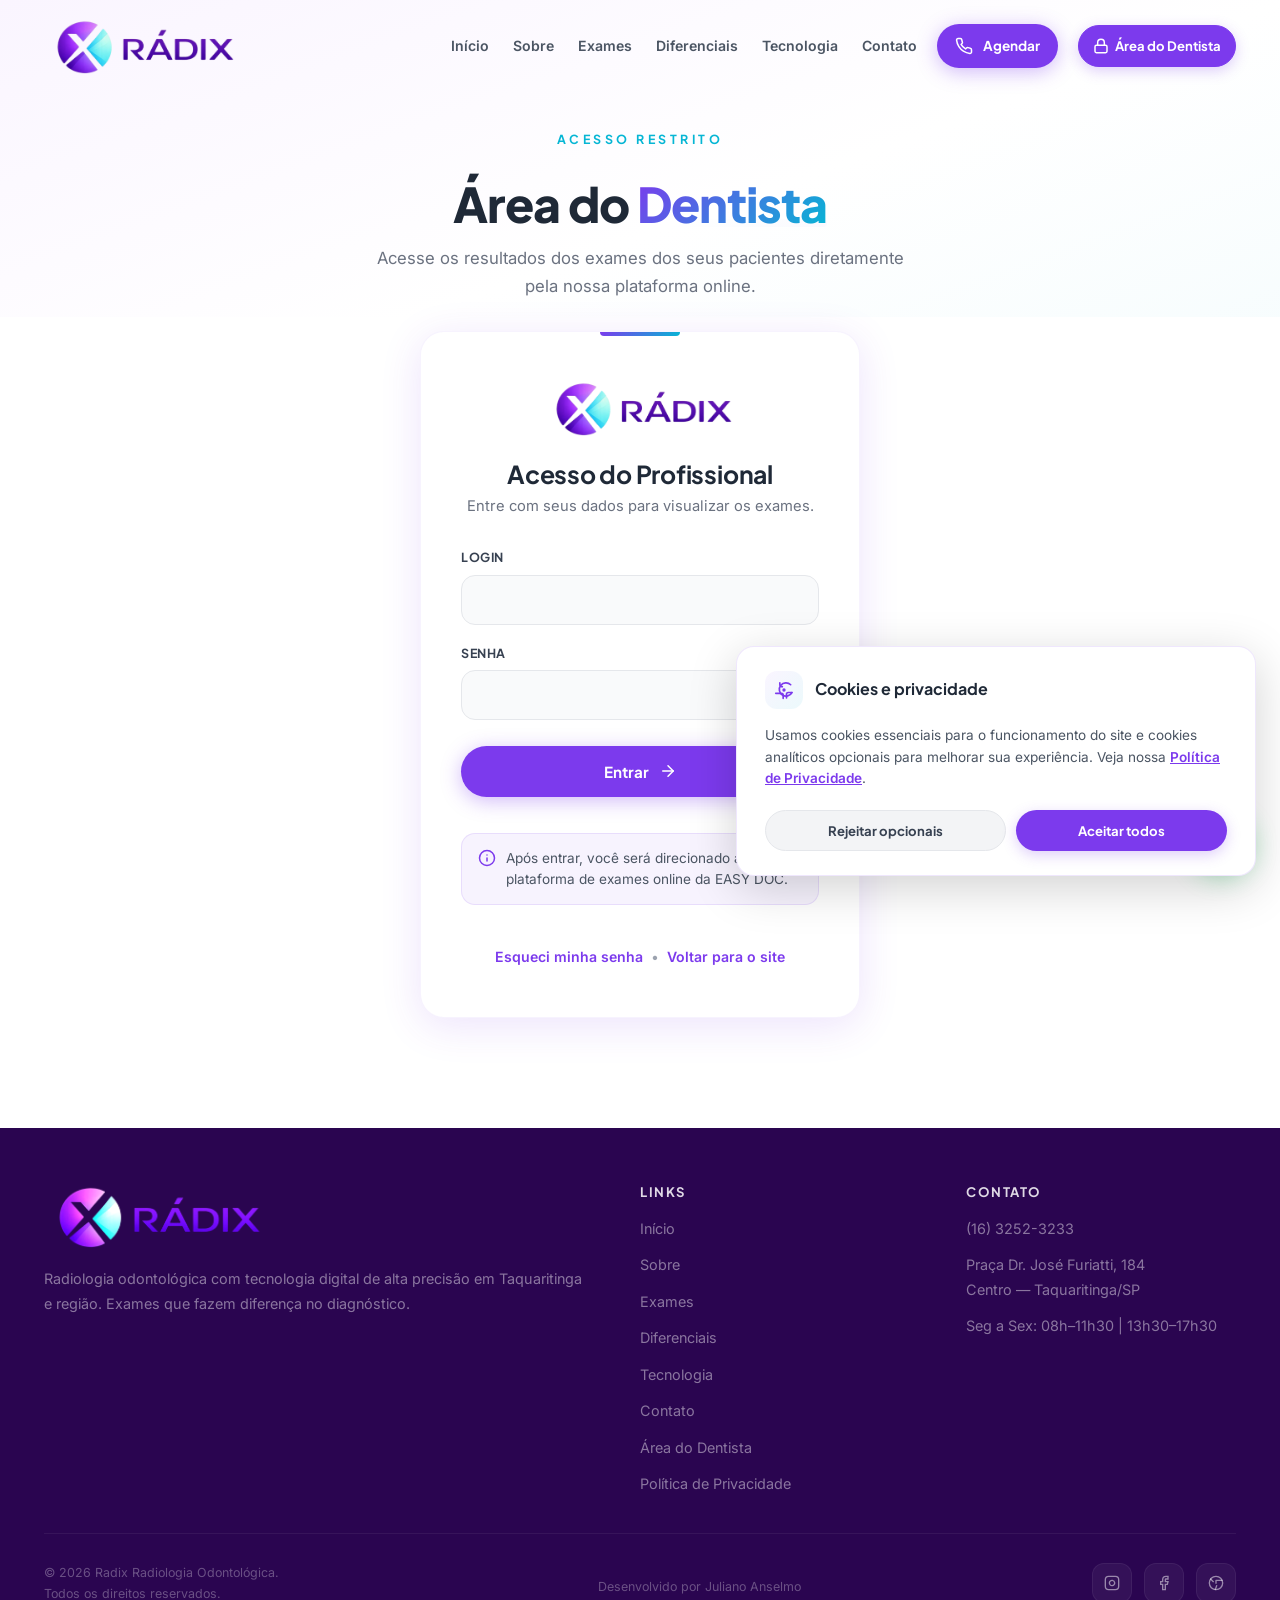
<file: area-dentista/index.html>
<!DOCTYPE html>
<html lang="pt-BR">
<head>
    <meta charset="UTF-8">
    <meta name="viewport" content="width=device-width, initial-scale=1.0, maximum-scale=5.0">
    <meta http-equiv="X-UA-Compatible" content="IE=edge">

    <!-- SEO Específico da Área do Dentista -->
    <title>Área do Dentista | Radix Radiologia Odontológica</title>
    <meta name="description" content="Acesso restrito para dentistas parceiros consultarem os resultados dos exames de seus pacientes na Radix Radiologia Odontológica.">
    <meta name="author" content="Radix Radiologia Odontológica">
    <meta name="robots" content="noindex, nofollow">
    <link rel="canonical" href="https://radixradiologia.com.br/area-dentista/">

    <!-- Open Graph (mantém marca consistente em compartilhamentos) -->
    <meta property="og:title" content="Área do Dentista | Radix Radiologia Odontológica">
    <meta property="og:description" content="Acesso restrito para dentistas parceiros.">
    <meta property="og:type" content="website">
    <meta property="og:locale" content="pt_BR">
    <meta property="og:url" content="https://radixradiologia.com.br/area-dentista/">
    <meta property="og:site_name" content="Radix Radiologia Odontológica">
    <meta property="og:image" content="https://radixradiologia.com.br/assets/img/logo.jpg">

    <!-- Favicon -->
    <link rel="icon" type="image/png" sizes="48x48" href="../assets/img/favicon-48.png">
    <link rel="icon" type="image/png" sizes="96x96" href="../assets/img/favicon-96.png">
    <link rel="icon" type="image/png" sizes="192x192" href="../assets/img/favicon-192.png">
    <link rel="apple-touch-icon" sizes="180x180" href="../assets/img/apple-touch-icon.png">

    <!-- PWA -->
    <link rel="manifest" href="../manifest.json">
    <meta name="theme-color" content="#7C3AED">
    <meta name="apple-mobile-web-app-capable" content="yes">
    <meta name="apple-mobile-web-app-status-bar-style" content="default">
    <meta name="apple-mobile-web-app-title" content="Radix">
    <meta name="application-name" content="Radix Radiologia">

    <!-- Performance -->
    <link rel="preconnect" href="https://fonts.googleapis.com">
    <link rel="preconnect" href="https://fonts.gstatic.com" crossorigin>
    <link href="https://fonts.googleapis.com/css2?family=Inter:wght@400;500;600&family=Plus+Jakarta+Sans:wght@600;700;800&display=swap" rel="stylesheet">

    <link rel="stylesheet" href="../assets/site.css">
</head>
<body>

<!-- Skip Link Acessibilidade -->
<a href="#login" class="skip-link">Ir para o conteúdo principal</a>

<!-- HEADER -->
<header class="header" id="header">
    <div class="container header-inner">
        <a href="../index.html"><img src="../assets/img/logo.jpg" alt="Radix Radiologia Odontológica" class="header-logo"></a>
        <nav class="nav">
            <a href="../index.html#inicio">Início</a>
            <a href="../index.html#sobre">Sobre</a>
            <a href="../index.html#exames">Exames</a>
            <a href="../index.html#diferenciais">Diferenciais</a>
            <a href="../index.html#tecnologia">Tecnologia</a>
            <a href="../index.html#contato">Contato</a>
        </nav>
        <a href="https://wa.me/551632523233?text=Ol%C3%A1%2C%20gostaria%20de%20agendar%20um%20exame." class="btn btn-primary h-cta" target="_blank" rel="noopener">
            <svg viewBox="0 0 24 24" fill="none" stroke="currentColor" stroke-width="2" stroke-linecap="round" stroke-linejoin="round"><path d="M22 16.92v3a2 2 0 01-2.18 2 19.79 19.79 0 01-8.63-3.07 19.5 19.5 0 01-6-6 19.79 19.79 0 01-3.07-8.67A2 2 0 014.11 2h3a2 2 0 012 1.72c.127.96.361 1.903.7 2.81a2 2 0 01-.45 2.11L8.09 9.91a16 16 0 006 6l1.27-1.27a2 2 0 012.11-.45c.907.339 1.85.573 2.81.7A2 2 0 0122 16.92z"/></svg>
            Agendar
        </a>
        <a href="index.html" class="h-dentista active">
            <svg viewBox="0 0 24 24" fill="none" stroke="currentColor" stroke-width="2.2" stroke-linecap="round" stroke-linejoin="round"><rect x="3" y="11" width="18" height="11" rx="2"/><path d="M7 11V7a5 5 0 0110 0v4"/></svg>
            Área do Dentista
        </a>
        <button class="ham" id="ham" aria-label="Menu"><span></span><span></span><span></span></button>
    </div>
</header>

<!-- MOBILE MENU -->
<div class="mob-menu" id="mob-menu">
    <a href="../index.html#inicio">Início</a>
    <a href="../index.html#sobre">Sobre</a>
    <a href="../index.html#exames">Exames</a>
    <a href="../index.html#diferenciais">Diferenciais</a>
    <a href="../index.html#tecnologia">Tecnologia</a>
    <a href="../index.html#contato">Contato</a>
    <a href="index.html" class="nav-cta active">
        <svg viewBox="0 0 24 24" fill="none" stroke="currentColor" stroke-width="2.2" stroke-linecap="round" stroke-linejoin="round"><rect x="3" y="11" width="18" height="11" rx="2"/><path d="M7 11V7a5 5 0 0110 0v4"/></svg>
        Área do Dentista
    </a>
    <a href="https://wa.me/551632523233?text=Ol%C3%A1%2C%20gostaria%20de%20agendar%20um%20exame." class="btn btn-wa" target="_blank" rel="noopener">
        <svg viewBox="0 0 24 24" fill="currentColor"><path d="M17.472 14.382c-.297-.149-1.758-.867-2.03-.967-.273-.099-.471-.148-.67.15-.197.297-.767.966-.94 1.164-.173.199-.347.223-.644.075-.297-.15-1.255-.463-2.39-1.475-.883-.788-1.48-1.761-1.653-2.059-.173-.297-.018-.458.13-.606.134-.133.298-.347.446-.52.149-.174.198-.298.298-.497.099-.198.05-.371-.025-.52-.075-.149-.669-1.612-.916-2.207-.242-.579-.487-.5-.669-.51-.173-.008-.371-.01-.57-.01-.198 0-.52.074-.792.372-.272.297-1.04 1.016-1.04 2.479 0 1.462 1.065 2.875 1.213 3.074.149.198 2.096 3.2 5.077 4.487.709.306 1.262.489 1.694.625.712.227 1.36.195 1.871.118.571-.085 1.758-.719 2.006-1.413.248-.694.248-1.289.173-1.413-.074-.124-.272-.198-.57-.347m-5.421 7.403h-.004a9.87 9.87 0 01-5.031-1.378l-.361-.214-3.741.982.998-3.648-.235-.374a9.86 9.86 0 01-1.51-5.26c.001-5.45 4.436-9.884 9.888-9.884 2.64 0 5.122 1.03 6.988 2.898a9.825 9.825 0 012.893 6.994c-.003 5.45-4.437 9.884-9.885 9.884m8.413-18.297A11.815 11.815 0 0012.05 0C5.495 0 .16 5.335.157 11.892c0 2.096.547 4.142 1.588 5.945L.057 24l6.305-1.654a11.882 11.882 0 005.683 1.448h.005c6.554 0 11.89-5.335 11.893-11.893a11.821 11.821 0 00-3.48-8.413z"/></svg>
        Agendar pelo WhatsApp
    </a>
</div>

<main>

<!-- ===== HERO CURTO ===== -->
<section class="da-hero section">
    <div class="container">
        <div class="da-hero-inner">
            <span class="section-label">Acesso Restrito</span>
            <h1>Área do <em class="grad-text">Dentista</em></h1>
            <p class="da-hero-sub">Acesse os resultados dos exames dos seus pacientes diretamente pela nossa plataforma online.</p>
        </div>
    </div>
</section>

<!-- ===== CARD DE LOGIN ===== -->
<section class="da-login-section" id="login">
    <div class="container">
        <div class="da-card">
            <img src="../assets/img/logo.jpg" alt="Radix Radiologia Odontológica" class="da-card-logo">
            <h2 class="da-card-title">Acesso do Profissional</h2>
            <p class="da-card-sub">Entre com seus dados para visualizar os exames.</p>

            <form class="da-form"
                  action="https://radix049574.easydocweb.com/resultados/login_php/"
                  method="post"
                  target="_self">
                <div class="da-field">
                    <label for="nome_usuario">Login</label>
                    <input id="nome_usuario"
                           name="nome_usuario"
                           type="text"
                           required
                           autocomplete="username"
                           autocapitalize="none"
                           spellcheck="false">
                </div>

                <div class="da-field">
                    <label for="senha">Senha</label>
                    <input id="senha"
                           name="senha"
                           type="password"
                           required
                           autocomplete="current-password">
                </div>

                <button type="submit" name="Submit" value="Entrar" class="btn btn-primary da-submit">
                    Entrar
                    <svg viewBox="0 0 24 24" fill="none" stroke="currentColor" stroke-width="2" stroke-linecap="round" stroke-linejoin="round"><line x1="5" y1="12" x2="19" y2="12"/><polyline points="12 5 19 12 12 19"/></svg>
                </button>

                <p class="da-notice">
                    <svg viewBox="0 0 24 24" fill="none" stroke="currentColor" stroke-width="2" stroke-linecap="round" stroke-linejoin="round"><circle cx="12" cy="12" r="10"/><line x1="12" y1="16" x2="12" y2="12"/><line x1="12" y1="8" x2="12.01" y2="8"/></svg>
                    Após entrar, você será direcionado à plataforma de exames online da EASY DOC.
                </p>

                <div class="da-links">
                    <a href="https://radix049574.easydocweb.com/resultados/recuperar_senha/" rel="noopener">Esqueci minha senha</a>
                    <span class="da-sep">•</span>
                    <a href="../index.html">Voltar para o site</a>
                </div>
            </form>
        </div>
    </div>
</section>

</main>

<!-- FOOTER -->
<footer class="footer">
    <div class="container">
        <div class="ft-inner">
            <div class="ft-brand">
                <img src="../assets/img/logo.jpg" alt="Radix Radiologia Odontológica" class="ft-logo">
                <p>Radiologia odontológica com tecnologia digital de alta precisão em Taquaritinga e região. Exames que fazem diferença no diagnóstico.</p>
            </div>
            <div>
                <h4 class="ft-title">Links</h4>
                <div class="ft-links">
                    <a href="../index.html#inicio">Início</a><a href="../index.html#sobre">Sobre</a><a href="../index.html#exames">Exames</a><a href="../index.html#diferenciais">Diferenciais</a><a href="../index.html#tecnologia">Tecnologia</a><a href="../index.html#contato">Contato</a><a href="index.html">Área do Dentista</a><a href="../politica-privacidade.html">Política de Privacidade</a>
                </div>
            </div>
            <div>
                <h4 class="ft-title">Contato</h4>
                <div class="ft-links">
                    <a href="tel:+551632523233">(16) 3252-3233</a>
                    <span style="color:rgba(255,255,255,.45);font-size:.9rem">Praça Dr. José Furiatti, 184<br>Centro &mdash; Taquaritinga/SP</span>
                    <span style="color:rgba(255,255,255,.45);font-size:.9rem">Seg a Sex: 08h&ndash;11h30 | 13h30&ndash;17h30</span>
                </div>
            </div>
        </div>
        <div class="ft-bottom">
            <p>&copy; 2026 Radix Radiologia Odontológica. Todos os direitos reservados.</p>
            <p class="footer-dev"><a href="https://julianoanselmo.github.io/portifolio/" target="_blank" rel="noopener">Desenvolvido por Juliano Anselmo</a></p>
            <div class="ft-social">
                <a href="https://www.instagram.com/radixtaqua/" target="_blank" rel="noopener" aria-label="Instagram da Radix"><svg viewBox="0 0 24 24" fill="none" stroke="currentColor" stroke-width="2"><rect x="2" y="2" width="20" height="20" rx="5"/><path d="M16 11.37A4 4 0 1112.63 8 4 4 0 0116 11.37z"/><line x1="17.5" y1="6.5" x2="17.51" y2="6.5"/></svg></a>
                <a href="https://www.facebook.com/Radixtaquaritinga/" target="_blank" rel="noopener" aria-label="Facebook da Radix"><svg viewBox="0 0 24 24" fill="none" stroke="currentColor" stroke-width="2"><path d="M18 2h-3a5 5 0 00-5 5v3H7v4h3v8h4v-8h3l1-4h-4V7a1 1 0 011-1h3z"/></svg></a>
                <a href="https://share.google/LmcCicm81DKJE3XwU" target="_blank" rel="noopener" aria-label="Radix no Google"><svg viewBox="0 0 24 24" fill="none" stroke="currentColor" stroke-width="2" stroke-linecap="round" stroke-linejoin="round"><circle cx="12" cy="12" r="10"/><path d="M21.17 8H12V12.5"/><path d="M3.95 6.06L8 10"/><path d="M10.88 21.94L13 16"/></svg></a>
            </div>
        </div>
    </div>
</footer>

<!-- WHATSAPP FLOAT -->
<a href="https://wa.me/551632523233?text=Ol%C3%A1%2C%20gostaria%20de%20agendar%20um%20exame." class="wa-float" target="_blank" rel="noopener" aria-label="WhatsApp">
    <svg viewBox="0 0 24 24" fill="currentColor"><path d="M17.472 14.382c-.297-.149-1.758-.867-2.03-.967-.273-.099-.471-.148-.67.15-.197.297-.767.966-.94 1.164-.173.199-.347.223-.644.075-.297-.15-1.255-.463-2.39-1.475-.883-.788-1.48-1.761-1.653-2.059-.173-.297-.018-.458.13-.606.134-.133.298-.347.446-.52.149-.174.198-.298.298-.497.099-.198.05-.371-.025-.52-.075-.149-.669-1.612-.916-2.207-.242-.579-.487-.5-.669-.51-.173-.008-.371-.01-.57-.01-.198 0-.52.074-.792.372-.272.297-1.04 1.016-1.04 2.479 0 1.462 1.065 2.875 1.213 3.074.149.198 2.096 3.2 5.077 4.487.709.306 1.262.489 1.694.625.712.227 1.36.195 1.871.118.571-.085 1.758-.719 2.006-1.413.248-.694.248-1.289.173-1.413-.074-.124-.272-.198-.57-.347m-5.421 7.403h-.004a9.87 9.87 0 01-5.031-1.378l-.361-.214-3.741.982.998-3.648-.235-.374a9.86 9.86 0 01-1.51-5.26c.001-5.45 4.436-9.884 9.888-9.884 2.64 0 5.122 1.03 6.988 2.898a9.825 9.825 0 012.893 6.994c-.003 5.45-4.437 9.884-9.885 9.884m8.413-18.297A11.815 11.815 0 0012.05 0C5.495 0 .16 5.335.157 11.892c0 2.096.547 4.142 1.588 5.945L.057 24l6.305-1.654a11.882 11.882 0 005.683 1.448h.005c6.554 0 11.89-5.335 11.893-11.893a11.821 11.821 0 00-3.48-8.413z"/></svg>
</a>

<!-- COOKIE BANNER LGPD -->
<div class="ck-banner" id="ck-banner" role="dialog" aria-labelledby="ck-title" aria-describedby="ck-desc">
    <div class="ck-banner-head">
        <div class="ck-banner-icon">
            <svg viewBox="0 0 24 24" fill="none" stroke="currentColor" stroke-width="2" stroke-linecap="round" stroke-linejoin="round"><path d="M21.54 15H17a2 2 0 00-2 2v4.54"/><path d="M7 3.34V5a3 3 0 003 3"/><path d="M11 21.95V18a2 2 0 00-2-2H2.05"/><path d="M21.54 15a8 8 0 11-1.5-9.32"/><circle cx="12" cy="12" r="1"/></svg>
        </div>
        <h4 id="ck-title">Cookies e privacidade</h4>
    </div>
    <p id="ck-desc">Usamos cookies essenciais para o funcionamento do site e cookies analíticos opcionais para melhorar sua experiência. Veja nossa <a href="../politica-privacidade.html">Política de Privacidade</a>.</p>
    <div class="ck-actions">
        <button class="ck-btn ck-btn-reject" id="ck-reject" type="button">Rejeitar opcionais</button>
        <button class="ck-btn ck-btn-accept" id="ck-accept" type="button">Aceitar todos</button>
    </div>
</div>

<!-- Scripts compartilhados (header scroll, hamburger, cookie banner, scroll animations) -->
<script src="../assets/site.js" defer></script>

</body>
</html>
</file>
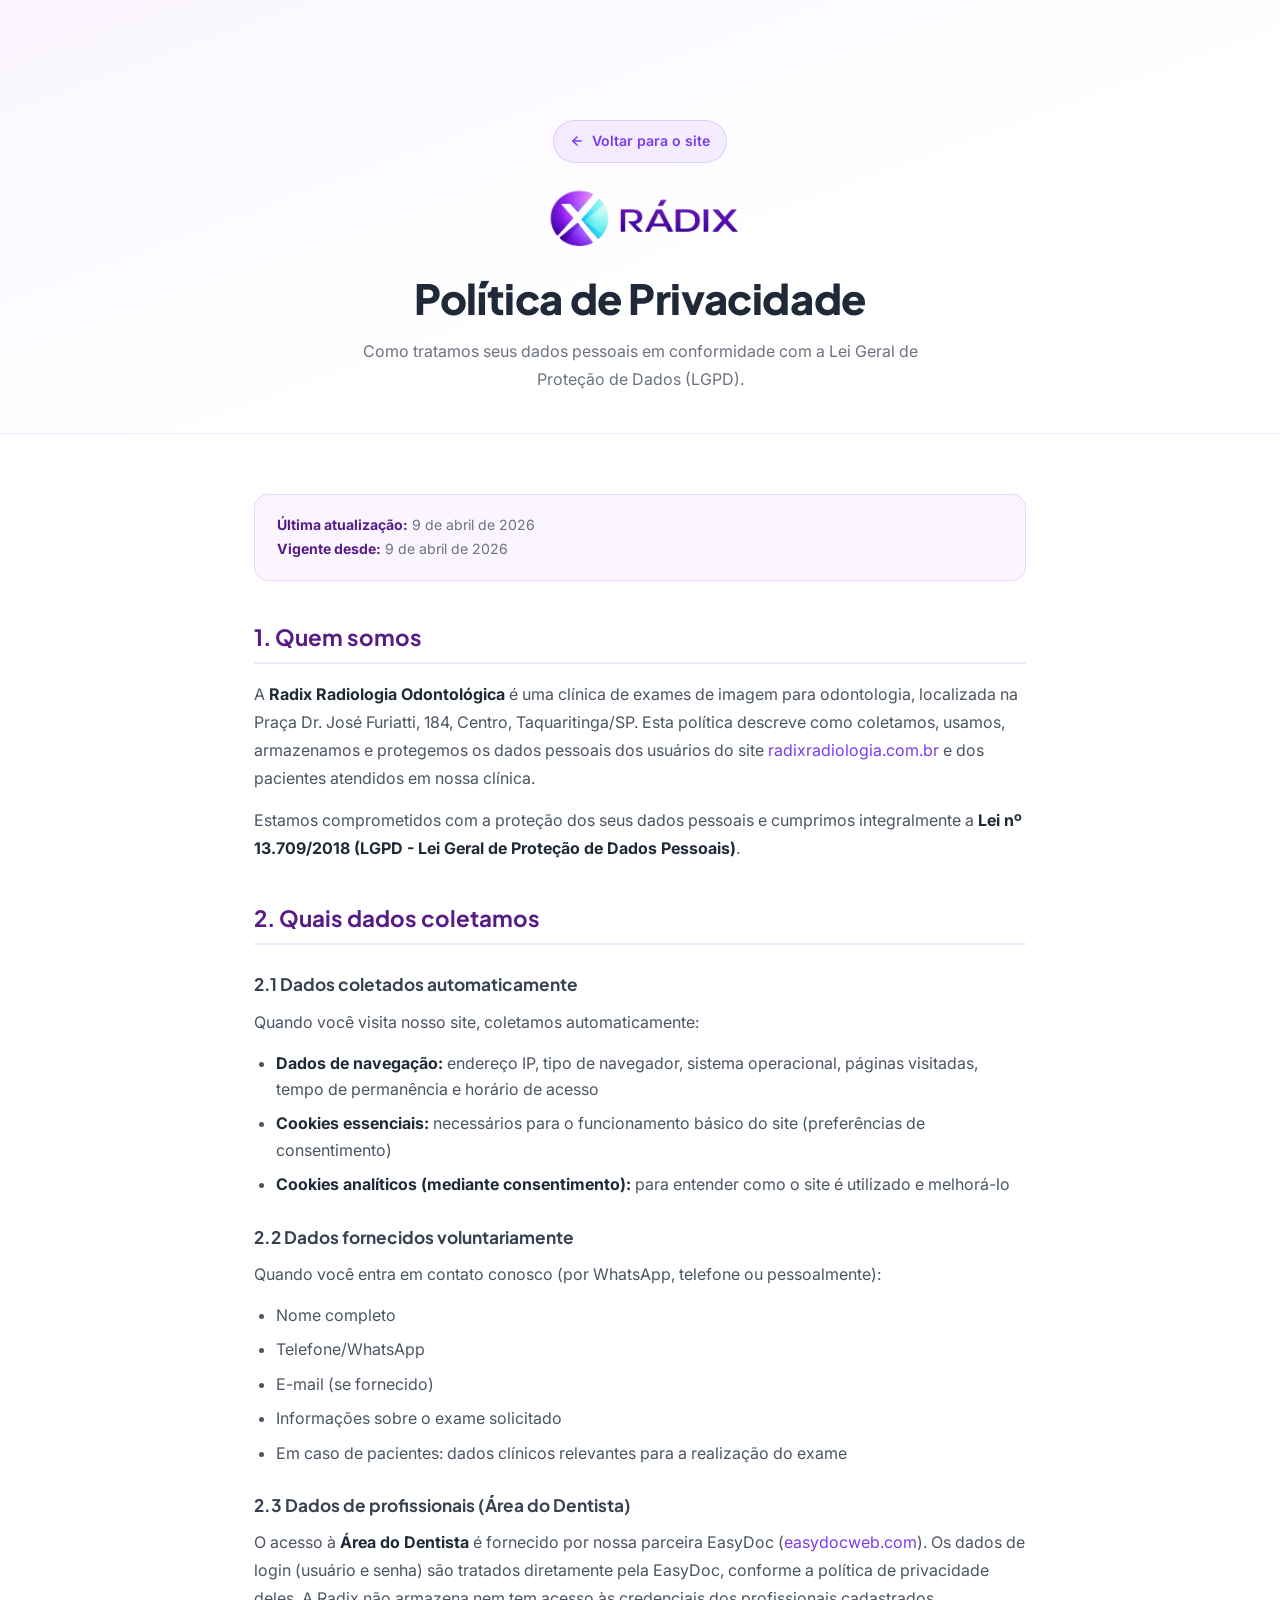
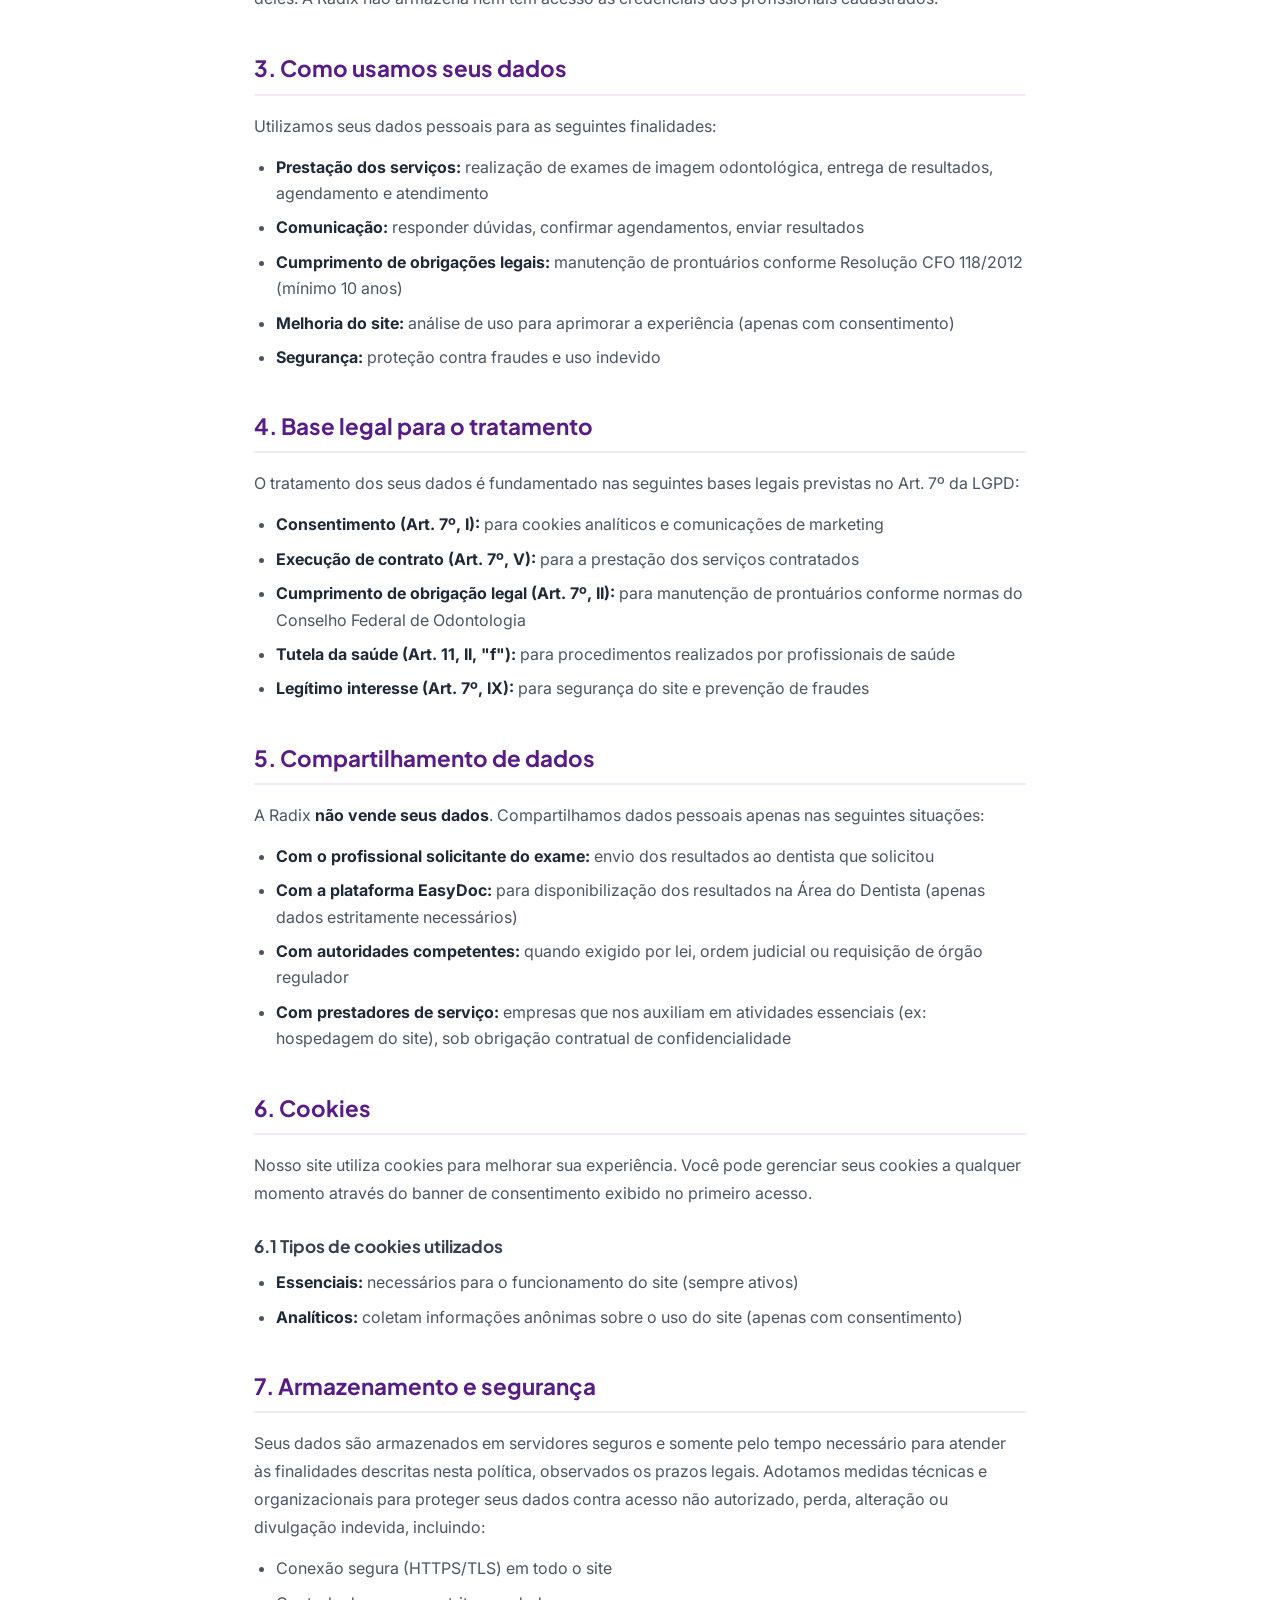
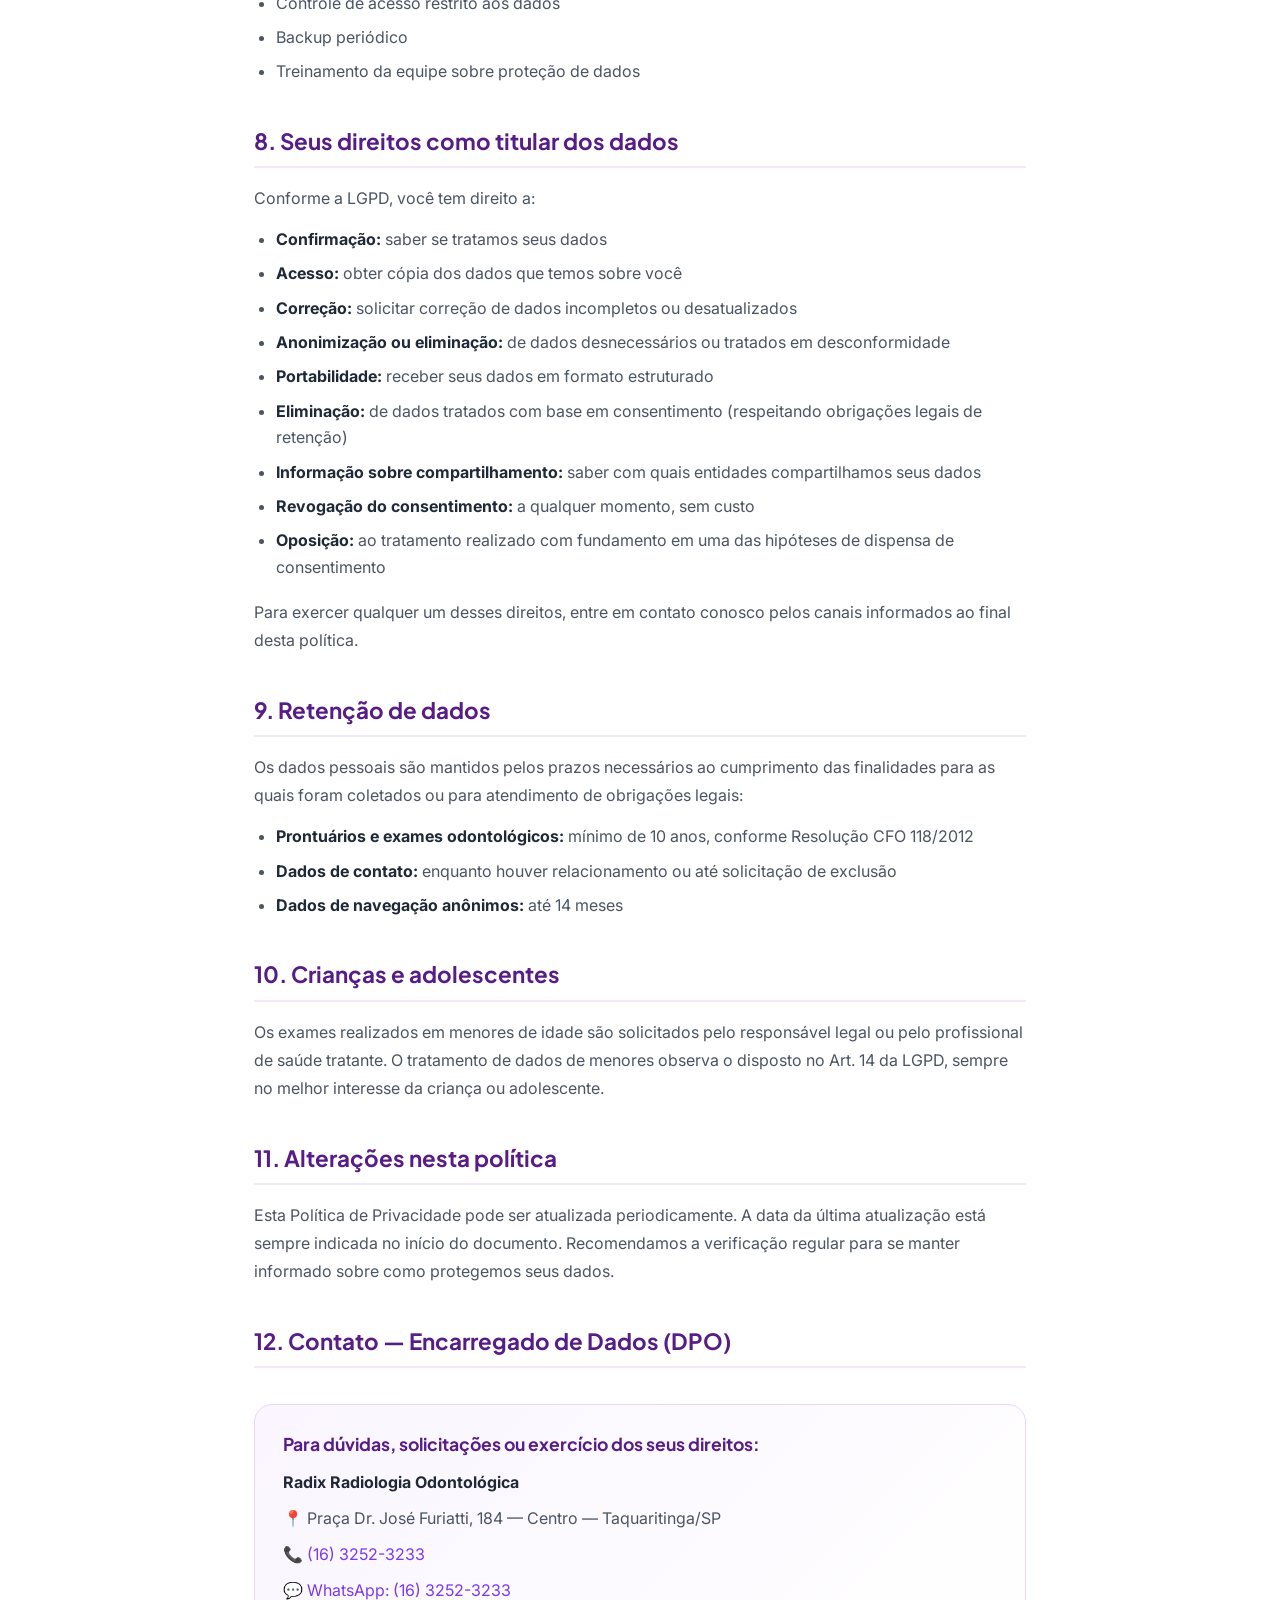
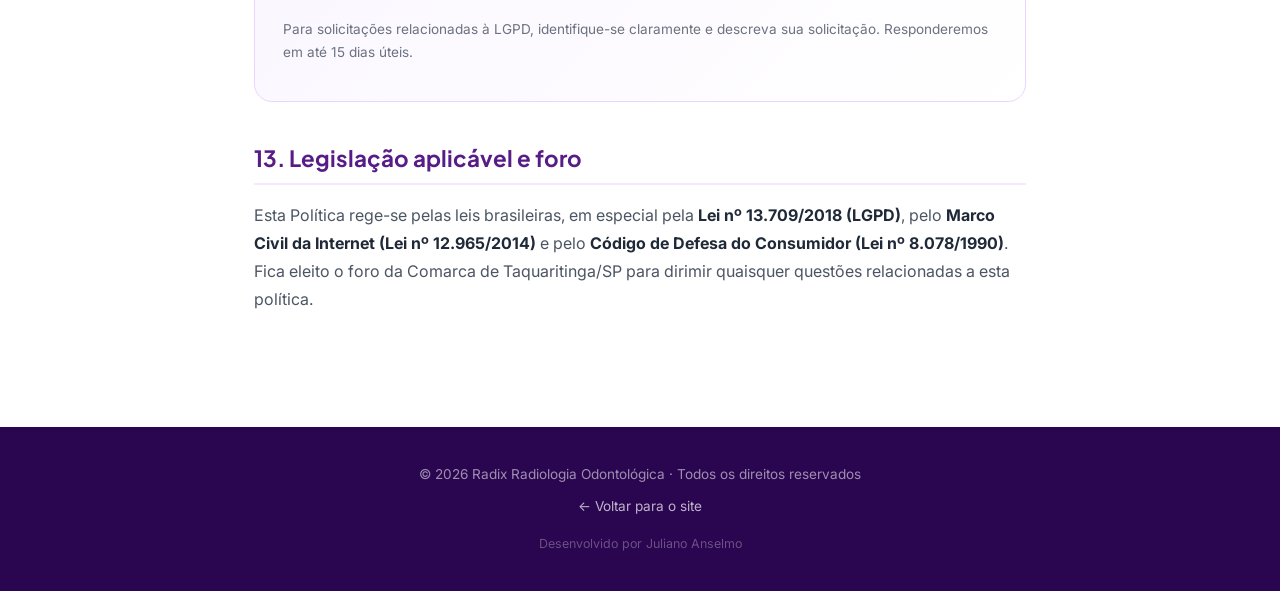
<file: politica-privacidade.html>
<!DOCTYPE html>
<html lang="pt-BR">
<head>
    <meta charset="UTF-8">
    <meta name="viewport" content="width=device-width, initial-scale=1.0, maximum-scale=5.0">
    <meta http-equiv="X-UA-Compatible" content="IE=edge">

    <title>Política de Privacidade | Radix Radiologia Odontológica</title>
    <meta name="description" content="Política de Privacidade da Radix Radiologia Odontológica em conformidade com a LGPD (Lei Geral de Proteção de Dados).">
    <meta name="robots" content="index, follow">
    <link rel="canonical" href="https://radixradiologia.com.br/politica-privacidade.html">

    <link rel="icon" type="image/png" sizes="48x48" href="assets/img/favicon-48.png">
    <link rel="icon" type="image/png" sizes="96x96" href="assets/img/favicon-96.png">
    <link rel="icon" type="image/png" sizes="192x192" href="assets/img/favicon-192.png">
    <link rel="apple-touch-icon" sizes="180x180" href="assets/img/apple-touch-icon.png">
    <link rel="manifest" href="manifest.json">
    <meta name="theme-color" content="#7C3AED">

    <link rel="preconnect" href="https://fonts.googleapis.com">
    <link rel="preconnect" href="https://fonts.gstatic.com" crossorigin>
    <link href="https://fonts.googleapis.com/css2?family=Inter:wght@400;500;600&family=Plus+Jakarta+Sans:wght@600;700;800&display=swap" rel="stylesheet">

    <style>
        *,*::before,*::after{box-sizing:border-box;margin:0;padding:0}
        html{scroll-behavior:smooth}
        body{font-family:'Inter',system-ui,sans-serif;color:#374151;background:#fff;line-height:1.75;font-size:16px;-webkit-font-smoothing:antialiased}
        a{color:#7C3AED;text-decoration:none;transition:color .2s}
        a:hover{color:#581C87;text-decoration:underline}
        h1,h2,h3{font-family:'Plus Jakarta Sans',sans-serif;color:#1F2937;line-height:1.3}

        .pp-header{padding:120px 0 40px;background:linear-gradient(160deg,#FAF5FF 0%,#fff 60%);border-bottom:1px solid #F3E8FF;text-align:center}
        @media(max-width:768px){.pp-header{padding:90px 0 32px}}
        .pp-header-back{display:inline-flex;align-items:center;gap:8px;color:#7C3AED;font-size:.88rem;font-weight:600;margin-bottom:24px;padding:8px 16px;border-radius:30px;background:rgba(124,58,237,.08);border:1px solid rgba(124,58,237,.18);transition:all .3s}
        .pp-header-back:hover{background:#7C3AED;color:#fff;text-decoration:none}
        .pp-header-back svg{width:14px;height:14px}
        .pp-header img{height:60px;margin:0 auto 24px;display:block}
        .pp-header h1{font-size:clamp(1.8rem,4.5vw,2.6rem);font-weight:800;letter-spacing:-.01em;margin-bottom:12px}
        .pp-header p{color:#6B7280;font-size:1rem;max-width:560px;margin:0 auto}

        .pp-content{max-width:820px;margin:0 auto;padding:60px 24px 100px}
        @media(max-width:768px){.pp-content{padding:48px 20px 80px}}
        .pp-content h2{font-size:1.4rem;font-weight:700;margin:42px 0 16px;color:#581C87;padding-bottom:10px;border-bottom:2px solid #F3E8FF}
        .pp-content h2:first-child{margin-top:0}
        .pp-content h3{font-size:1.08rem;font-weight:700;margin:28px 0 12px;color:#374151}
        .pp-content p{margin-bottom:14px;color:#4B5563}
        .pp-content ul{margin:8px 0 18px 22px;color:#4B5563}
        .pp-content ul li{margin-bottom:8px;line-height:1.65}
        .pp-content strong{color:#1F2937;font-weight:700}

        .pp-meta{padding:18px 22px;background:#FAF5FF;border-radius:14px;border:1px solid #E9D5FF;font-size:.88rem;color:#6B7280;margin-bottom:32px}
        .pp-meta strong{color:#581C87}

        .pp-contact-box{margin-top:36px;padding:28px;background:linear-gradient(135deg,#FAF5FF,#fff);border:1.5px solid #E9D5FF;border-radius:18px}
        .pp-contact-box h3{margin-top:0;color:#581C87;font-size:1.1rem}
        .pp-contact-box p{margin-bottom:8px}

        .pp-footer{background:#2a0550;color:rgba(255,255,255,.55);padding:36px 24px;text-align:center;font-size:.85rem}
        .pp-footer a{color:rgba(255,255,255,.7)}
        .pp-footer a:hover{color:#22D3EE}
    </style>
</head>
<body>

<header class="pp-header">
    <div style="max-width:820px;margin:0 auto;padding:0 24px">
        <a href="index.html" class="pp-header-back">
            <svg viewBox="0 0 24 24" fill="none" stroke="currentColor" stroke-width="2.5" stroke-linecap="round" stroke-linejoin="round"><line x1="19" y1="12" x2="5" y2="12"/><polyline points="12 19 5 12 12 5"/></svg>
            Voltar para o site
        </a>
        <img src="assets/img/logo.jpg" alt="Radix Radiologia Odontológica">
        <h1>Política de Privacidade</h1>
        <p>Como tratamos seus dados pessoais em conformidade com a Lei Geral de Proteção de Dados (LGPD).</p>
    </div>
</header>

<main class="pp-content">

    <div class="pp-meta">
        <strong>Última atualização:</strong> 9 de abril de 2026<br>
        <strong>Vigente desde:</strong> 9 de abril de 2026
    </div>

    <h2>1. Quem somos</h2>
    <p>A <strong>Radix Radiologia Odontológica</strong> é uma clínica de exames de imagem para odontologia, localizada na Praça Dr. José Furiatti, 184, Centro, Taquaritinga/SP. Esta política descreve como coletamos, usamos, armazenamos e protegemos os dados pessoais dos usuários do site <a href="https://radixradiologia.com.br">radixradiologia.com.br</a> e dos pacientes atendidos em nossa clínica.</p>
    <p>Estamos comprometidos com a proteção dos seus dados pessoais e cumprimos integralmente a <strong>Lei nº 13.709/2018 (LGPD - Lei Geral de Proteção de Dados Pessoais)</strong>.</p>

    <h2>2. Quais dados coletamos</h2>

    <h3>2.1 Dados coletados automaticamente</h3>
    <p>Quando você visita nosso site, coletamos automaticamente:</p>
    <ul>
        <li><strong>Dados de navegação:</strong> endereço IP, tipo de navegador, sistema operacional, páginas visitadas, tempo de permanência e horário de acesso</li>
        <li><strong>Cookies essenciais:</strong> necessários para o funcionamento básico do site (preferências de consentimento)</li>
        <li><strong>Cookies analíticos (mediante consentimento):</strong> para entender como o site é utilizado e melhorá-lo</li>
    </ul>

    <h3>2.2 Dados fornecidos voluntariamente</h3>
    <p>Quando você entra em contato conosco (por WhatsApp, telefone ou pessoalmente):</p>
    <ul>
        <li>Nome completo</li>
        <li>Telefone/WhatsApp</li>
        <li>E-mail (se fornecido)</li>
        <li>Informações sobre o exame solicitado</li>
        <li>Em caso de pacientes: dados clínicos relevantes para a realização do exame</li>
    </ul>

    <h3>2.3 Dados de profissionais (Área do Dentista)</h3>
    <p>O acesso à <strong>Área do Dentista</strong> é fornecido por nossa parceira EasyDoc (<a href="https://easydocweb.com" target="_blank" rel="noopener">easydocweb.com</a>). Os dados de login (usuário e senha) são tratados diretamente pela EasyDoc, conforme a política de privacidade deles. A Radix não armazena nem tem acesso às credenciais dos profissionais cadastrados.</p>

    <h2>3. Como usamos seus dados</h2>
    <p>Utilizamos seus dados pessoais para as seguintes finalidades:</p>
    <ul>
        <li><strong>Prestação dos serviços:</strong> realização de exames de imagem odontológica, entrega de resultados, agendamento e atendimento</li>
        <li><strong>Comunicação:</strong> responder dúvidas, confirmar agendamentos, enviar resultados</li>
        <li><strong>Cumprimento de obrigações legais:</strong> manutenção de prontuários conforme Resolução CFO 118/2012 (mínimo 10 anos)</li>
        <li><strong>Melhoria do site:</strong> análise de uso para aprimorar a experiência (apenas com consentimento)</li>
        <li><strong>Segurança:</strong> proteção contra fraudes e uso indevido</li>
    </ul>

    <h2>4. Base legal para o tratamento</h2>
    <p>O tratamento dos seus dados é fundamentado nas seguintes bases legais previstas no Art. 7º da LGPD:</p>
    <ul>
        <li><strong>Consentimento (Art. 7º, I):</strong> para cookies analíticos e comunicações de marketing</li>
        <li><strong>Execução de contrato (Art. 7º, V):</strong> para a prestação dos serviços contratados</li>
        <li><strong>Cumprimento de obrigação legal (Art. 7º, II):</strong> para manutenção de prontuários conforme normas do Conselho Federal de Odontologia</li>
        <li><strong>Tutela da saúde (Art. 11, II, "f"):</strong> para procedimentos realizados por profissionais de saúde</li>
        <li><strong>Legítimo interesse (Art. 7º, IX):</strong> para segurança do site e prevenção de fraudes</li>
    </ul>

    <h2>5. Compartilhamento de dados</h2>
    <p>A Radix <strong>não vende seus dados</strong>. Compartilhamos dados pessoais apenas nas seguintes situações:</p>
    <ul>
        <li><strong>Com o profissional solicitante do exame:</strong> envio dos resultados ao dentista que solicitou</li>
        <li><strong>Com a plataforma EasyDoc:</strong> para disponibilização dos resultados na Área do Dentista (apenas dados estritamente necessários)</li>
        <li><strong>Com autoridades competentes:</strong> quando exigido por lei, ordem judicial ou requisição de órgão regulador</li>
        <li><strong>Com prestadores de serviço:</strong> empresas que nos auxiliam em atividades essenciais (ex: hospedagem do site), sob obrigação contratual de confidencialidade</li>
    </ul>

    <h2>6. Cookies</h2>
    <p>Nosso site utiliza cookies para melhorar sua experiência. Você pode gerenciar seus cookies a qualquer momento através do banner de consentimento exibido no primeiro acesso.</p>

    <h3>6.1 Tipos de cookies utilizados</h3>
    <ul>
        <li><strong>Essenciais:</strong> necessários para o funcionamento do site (sempre ativos)</li>
        <li><strong>Analíticos:</strong> coletam informações anônimas sobre o uso do site (apenas com consentimento)</li>
    </ul>

    <h2>7. Armazenamento e segurança</h2>
    <p>Seus dados são armazenados em servidores seguros e somente pelo tempo necessário para atender às finalidades descritas nesta política, observados os prazos legais. Adotamos medidas técnicas e organizacionais para proteger seus dados contra acesso não autorizado, perda, alteração ou divulgação indevida, incluindo:</p>
    <ul>
        <li>Conexão segura (HTTPS/TLS) em todo o site</li>
        <li>Controle de acesso restrito aos dados</li>
        <li>Backup periódico</li>
        <li>Treinamento da equipe sobre proteção de dados</li>
    </ul>

    <h2>8. Seus direitos como titular dos dados</h2>
    <p>Conforme a LGPD, você tem direito a:</p>
    <ul>
        <li><strong>Confirmação:</strong> saber se tratamos seus dados</li>
        <li><strong>Acesso:</strong> obter cópia dos dados que temos sobre você</li>
        <li><strong>Correção:</strong> solicitar correção de dados incompletos ou desatualizados</li>
        <li><strong>Anonimização ou eliminação:</strong> de dados desnecessários ou tratados em desconformidade</li>
        <li><strong>Portabilidade:</strong> receber seus dados em formato estruturado</li>
        <li><strong>Eliminação:</strong> de dados tratados com base em consentimento (respeitando obrigações legais de retenção)</li>
        <li><strong>Informação sobre compartilhamento:</strong> saber com quais entidades compartilhamos seus dados</li>
        <li><strong>Revogação do consentimento:</strong> a qualquer momento, sem custo</li>
        <li><strong>Oposição:</strong> ao tratamento realizado com fundamento em uma das hipóteses de dispensa de consentimento</li>
    </ul>
    <p>Para exercer qualquer um desses direitos, entre em contato conosco pelos canais informados ao final desta política.</p>

    <h2>9. Retenção de dados</h2>
    <p>Os dados pessoais são mantidos pelos prazos necessários ao cumprimento das finalidades para as quais foram coletados ou para atendimento de obrigações legais:</p>
    <ul>
        <li><strong>Prontuários e exames odontológicos:</strong> mínimo de 10 anos, conforme Resolução CFO 118/2012</li>
        <li><strong>Dados de contato:</strong> enquanto houver relacionamento ou até solicitação de exclusão</li>
        <li><strong>Dados de navegação anônimos:</strong> até 14 meses</li>
    </ul>

    <h2>10. Crianças e adolescentes</h2>
    <p>Os exames realizados em menores de idade são solicitados pelo responsável legal ou pelo profissional de saúde tratante. O tratamento de dados de menores observa o disposto no Art. 14 da LGPD, sempre no melhor interesse da criança ou adolescente.</p>

    <h2>11. Alterações nesta política</h2>
    <p>Esta Política de Privacidade pode ser atualizada periodicamente. A data da última atualização está sempre indicada no início do documento. Recomendamos a verificação regular para se manter informado sobre como protegemos seus dados.</p>

    <h2>12. Contato — Encarregado de Dados (DPO)</h2>
    <div class="pp-contact-box">
        <h3>Para dúvidas, solicitações ou exercício dos seus direitos:</h3>
        <p><strong>Radix Radiologia Odontológica</strong></p>
        <p>📍 Praça Dr. José Furiatti, 184 — Centro — Taquaritinga/SP</p>
        <p>📞 <a href="tel:+551632523233">(16) 3252-3233</a></p>
        <p>💬 <a href="https://wa.me/551632523233" target="_blank" rel="noopener">WhatsApp: (16) 3252-3233</a></p>
        <p style="margin-top:14px;font-size:.85rem;color:#6B7280">Para solicitações relacionadas à LGPD, identifique-se claramente e descreva sua solicitação. Responderemos em até 15 dias úteis.</p>
    </div>

    <h2>13. Legislação aplicável e foro</h2>
    <p>Esta Política rege-se pelas leis brasileiras, em especial pela <strong>Lei nº 13.709/2018 (LGPD)</strong>, pelo <strong>Marco Civil da Internet (Lei nº 12.965/2014)</strong> e pelo <strong>Código de Defesa do Consumidor (Lei nº 8.078/1990)</strong>. Fica eleito o foro da Comarca de Taquaritinga/SP para dirimir quaisquer questões relacionadas a esta política.</p>

</main>

<footer class="pp-footer">
    <p>&copy; 2026 Radix Radiologia Odontológica · Todos os direitos reservados</p>
    <p style="margin-top:8px"><a href="index.html">← Voltar para o site</a></p>
    <p style="margin-top:14px;font-size:.78rem;color:rgba(255,255,255,.3)"><a href="https://julianoanselmo.github.io/portifolio/" target="_blank" rel="noopener" style="color:rgba(255,255,255,.3);text-decoration:none">Desenvolvido por Juliano Anselmo</a></p>
</footer>

</body>
</html>
</file>
<file: assets/site.css>
/* ============================================================================
   Radix Radiologia Odontologica - Estilos compartilhados
   Usado por: index.html, area-dentista e todas as paginas de exames
   ============================================================================ */

/* ===== RESET ===== */
*,*::before,*::after{box-sizing:border-box;margin:0;padding:0}
html{scroll-behavior:smooth;overflow-x:hidden;width:100%}
body{font-family:'Inter',system-ui,sans-serif;color:#374151;background:#fff;line-height:1.7;font-size:16px;-webkit-font-smoothing:antialiased;overflow-x:hidden;width:100%;position:relative}
img{max-width:100%;height:auto;display:block}
a{text-decoration:none;color:inherit}
ul{list-style:none}

/* ===== ACESSIBILIDADE ===== */
.skip-link{position:absolute;top:-100%;left:50%;transform:translateX(-50%);background:var(--p7);color:#fff;padding:12px 24px;border-radius:0 0 12px 12px;font-weight:700;z-index:9999;transition:top .3s}
.skip-link:focus{top:0}
:focus-visible{outline:3px solid var(--t4);outline-offset:3px;border-radius:4px}
::selection{background:rgba(124,58,237,.15);color:var(--p9)}

/* ===== VARIABLES ===== */
:root{
    --p9:#581C87;--p8:#6B21A8;--p7:#7C3AED;--p6:#8B5CF6;--p5:#A855F7;--p4:#C084FC;--p2:#E9D5FF;--p1:#F3E8FF;--p0:#FAF5FF;
    --t6:#0891B2;--t5:#06B6D4;--t4:#22D3EE;--t3:#67E8F9;
    --g7:#374151;--g6:#4B5563;--g5:#6B7280;--g4:#9CA3AF;--g1:#F3F4F6;
    --grad:linear-gradient(135deg,var(--p7),var(--t5));
    --sh-sm:0 1px 3px rgba(0,0,0,.06);--sh-md:0 4px 20px rgba(124,58,237,.1);--sh-lg:0 8px 40px rgba(124,58,237,.14);
    --r:14px;--rl:24px;
    --ease:cubic-bezier(.4,0,.2,1);
}

/* ===== TYPOGRAPHY ===== */
h1,h2,h3,h4{font-family:'Plus Jakarta Sans',sans-serif;color:#1F2937;line-height:1.15}
h1{font-size:clamp(2.2rem,6vw,4rem);font-weight:800;letter-spacing:-.02em}
h2{font-size:clamp(1.8rem,4.5vw,3rem);font-weight:700;letter-spacing:-.01em}
h3{font-size:clamp(1.1rem,2.5vw,1.35rem);font-weight:700}
p{color:var(--g6)}

/* ===== LAYOUT ===== */
.container{width:100%;max-width:1240px;margin:0 auto;padding:0 24px}
.section{padding:90px 0}
@media(min-width:768px){.section{padding:120px 0}}
.section-label{font-family:'Plus Jakarta Sans',sans-serif;font-size:.78rem;font-weight:700;text-transform:uppercase;letter-spacing:3.5px;color:var(--t5);margin-bottom:14px;display:inline-block}
.section-title{margin-bottom:20px}
.section-sub{font-size:1.1rem;color:var(--g5);max-width:620px;line-height:1.75}
.section-header{text-align:center;margin-bottom:64px}
.section-header .section-sub{margin:0 auto}
.grad-text{background:var(--grad);-webkit-background-clip:text;-webkit-text-fill-color:transparent;background-clip:text}
.grad-line{width:56px;height:4px;background:var(--grad);border-radius:2px;margin-bottom:24px}
.grad-line-c{margin-left:auto;margin-right:auto}

/* ===== BUTTONS ===== */
.btn{display:inline-flex;align-items:center;gap:10px;padding:16px 36px;border-radius:60px;font-family:'Plus Jakarta Sans',sans-serif;font-weight:700;font-size:.95rem;border:none;cursor:pointer;transition:all .35s var(--ease);white-space:nowrap;position:relative;overflow:hidden}
.btn::after{content:'';position:absolute;inset:0;opacity:0;transition:opacity .35s;background:linear-gradient(90deg,transparent,rgba(255,255,255,.15),transparent)}
.btn:hover::after{opacity:1;animation:btnShimmer .8s}
@keyframes btnShimmer{0%{transform:translateX(-100%)}100%{transform:translateX(100%)}}
.btn-primary{background:var(--p7);color:#fff;box-shadow:0 4px 20px rgba(124,58,237,.35)}
.btn-primary:hover{background:var(--p6);box-shadow:0 8px 32px rgba(124,58,237,.45);transform:translateY(-3px)}
.btn-wa{background:#25D366;color:#fff;box-shadow:0 4px 20px rgba(37,211,102,.35)}
.btn-wa:hover{background:#20BD5A;box-shadow:0 8px 32px rgba(37,211,102,.45);transform:translateY(-3px)}
.btn-outline{background:transparent;color:var(--p7);border:2px solid var(--p7)}
.btn-outline:hover{background:var(--p7);color:#fff;transform:translateY(-3px);box-shadow:0 8px 24px rgba(124,58,237,.3)}
.btn-glass{background:rgba(255,255,255,.1);color:#fff;border:1px solid rgba(255,255,255,.2);backdrop-filter:blur(8px)}
.btn-glass:hover{background:rgba(255,255,255,.2);transform:translateY(-3px)}
.btn svg{width:18px;height:18px;flex-shrink:0}

/* ===== HEADER ===== */
.header{position:fixed;top:0;left:0;right:0;z-index:1000;padding:18px 0;transition:all .4s var(--ease)}
.header.scrolled{background:rgba(255,255,255,.88);backdrop-filter:blur(20px);-webkit-backdrop-filter:blur(20px);box-shadow:0 1px 16px rgba(124,58,237,.08);padding:8px 0}
.header-inner{display:flex;align-items:center;justify-content:space-between;gap:16px}
.header-inner>a:first-child{flex-shrink:0}
@media(min-width:1024px){
    .header-inner{justify-content:flex-start;gap:16px}
    .nav{margin-left:auto}
}
@media(min-width:1280px){.header-inner{gap:20px}}
.header-logo{flex-shrink:0}
.header-logo{height:56px;width:auto;transition:height .3s var(--ease)}
.header.scrolled .header-logo{height:44px}
.nav{display:none;gap:20px}
@media(min-width:1024px){.nav{display:flex}}
@media(min-width:1280px){.nav{gap:24px}}
@media(min-width:1440px){.nav{gap:32px}}
.h-actions{display:none;align-items:center;gap:8px}
@media(min-width:1024px){.h-actions{display:flex}}
.nav a{font-size:.88rem;font-weight:600;color:var(--g6);transition:all .3s;position:relative}
.nav a::after{content:'';position:absolute;bottom:-6px;left:50%;width:0;height:2.5px;background:var(--grad);border-radius:2px;transition:all .3s var(--ease);transform:translateX(-50%)}
.nav a:hover{color:var(--p7)}
.nav a:hover::after{width:100%}
.nav a.active{color:var(--p7)}
.nav a.active::after{width:100%}
.h-cta{display:none}
@media(min-width:1024px){.h-cta{display:inline-flex}}
.h-cta.btn{padding:10px 18px;font-size:.85rem;white-space:nowrap}
@media(min-width:1440px){.h-cta.btn{padding:11px 24px}}

/* Destaque "Área do Dentista" no nav (mobile menu) */
.nav a.nav-cta{display:inline-flex;align-items:center;gap:6px;padding:8px 18px;border-radius:30px;background:rgba(124,58,237,.08);border:1.5px solid rgba(124,58,237,.25);color:var(--p7);font-weight:700}
.nav a.nav-cta::after{display:none}
.nav a.nav-cta:hover{background:var(--p7);color:#fff;border-color:var(--p7);transform:translateY(-2px);box-shadow:0 4px 16px rgba(124,58,237,.25)}
.nav a.nav-cta.active{background:var(--p7);color:#fff;border-color:var(--p7);box-shadow:0 4px 14px rgba(124,58,237,.25)}
.nav a.nav-cta svg{width:14px;height:14px;flex-shrink:0}

/* "Área do Dentista" no header (após Agendar, far-right) */
/* Botões do header (outline + ícone) */
.h-btn,.h-dentista{display:none;align-items:center;gap:6px;padding:9px 14px;border-radius:30px;background:rgba(124,58,237,.08);border:1.5px solid rgba(124,58,237,.3);color:var(--p7);font-family:'Plus Jakarta Sans',sans-serif;font-size:.82rem;font-weight:700;transition:all .25s var(--ease);white-space:nowrap}
@media(min-width:1440px){.h-btn,.h-dentista{gap:7px;padding:10px 18px;font-size:.85rem}}
@media(min-width:1024px){.h-btn,.h-dentista{display:inline-flex}}
.h-btn:hover,.h-dentista:hover{background:var(--p7);color:#fff;border-color:var(--p7);transform:translateY(-2px);box-shadow:0 4px 16px rgba(124,58,237,.3)}
.h-btn.active,.h-dentista.active{background:var(--p7);color:#fff;border-color:var(--p7);box-shadow:0 4px 14px rgba(124,58,237,.25)}
.h-btn svg,.h-dentista svg{width:16px;height:16px;flex-shrink:0}
/* Variante icon-only: só ícone em telas < 1280px (muito apertadas); texto a partir de 1280px */
.h-btn-icon{padding:9px;width:38px;height:38px;justify-content:center;gap:0}
.h-btn-icon span{display:none}
@media(min-width:1280px){
    .h-btn-icon{width:auto;height:auto;padding:9px 14px;gap:6px}
    .h-btn-icon span{display:inline}
}
@media(min-width:1440px){
    .h-btn-icon{padding:10px 18px;gap:7px}
}

/* Hamburger */
.ham{display:flex;flex-direction:column;gap:6px;cursor:pointer;padding:8px;background:none;border:none;z-index:1001}
@media(min-width:1024px){.ham{display:none}}
.ham span{width:26px;height:2.5px;background:var(--g7);border-radius:3px;transition:all .35s var(--ease);transform-origin:center}
.ham.on span:nth-child(1){transform:rotate(45deg) translate(6px,6px)}
.ham.on span:nth-child(2){opacity:0;transform:scaleX(0)}
.ham.on span:nth-child(3){transform:rotate(-45deg) translate(6px,-6px)}

/* Mobile Menu */
.mob-menu{position:fixed;inset:0;background:rgba(255,255,255,.96);backdrop-filter:blur(24px);-webkit-backdrop-filter:blur(24px);z-index:999;display:flex;flex-direction:column;align-items:center;justify-content:center;gap:32px;opacity:0;visibility:hidden;pointer-events:none;transition:all .4s var(--ease)}
.mob-menu.on{opacity:1;visibility:visible;pointer-events:auto}
.mob-menu a{font-family:'Plus Jakarta Sans',sans-serif;font-size:1.4rem;font-weight:700;color:var(--g7);transition:color .3s}
.mob-menu a:hover{color:var(--p7)}
.mob-menu .btn{margin-top:16px}
.mob-menu a.nav-cta{display:inline-flex;align-items:center;gap:8px;padding:14px 32px;border-radius:50px;background:rgba(124,58,237,.08);border:2px solid rgba(124,58,237,.3);color:var(--p7);font-size:1.2rem}
.mob-menu a.nav-cta:hover{background:var(--p7);color:#fff;border-color:var(--p7)}
.mob-menu a.nav-cta svg{width:18px;height:18px;flex-shrink:0}

/* ===== HERO (home) ===== */
.hero{min-height:100vh;display:flex;align-items:center;position:relative;overflow:hidden;background:linear-gradient(160deg,#FAF5FF 0%,#fff 40%,rgba(6,182,212,.03) 100%)}
.hero-bg{position:absolute;inset:0;z-index:0;overflow:hidden}

/* Animated gradient orbs */
.orb{position:absolute;border-radius:50%;filter:blur(80px);animation:orbFloat 8s ease-in-out infinite}
.orb-1{width:500px;height:500px;background:rgba(124,58,237,.08);top:-15%;right:-10%;animation-delay:0s}
.orb-2{width:350px;height:350px;background:rgba(6,182,212,.07);bottom:-10%;left:-5%;animation-delay:-3s}
.orb-3{width:250px;height:250px;background:rgba(168,85,247,.06);top:40%;right:30%;animation-delay:-5s}
@keyframes orbFloat{0%,100%{transform:translate(0,0) scale(1)}50%{transform:translate(30px,-20px) scale(1.05)}}

/* Floating particles */
.particle{position:absolute;border-radius:50%;opacity:0;animation:particleFade 4s ease-in-out infinite}
.particle:nth-child(1){width:6px;height:6px;background:var(--p5);top:20%;left:15%;animation-delay:0s}
.particle:nth-child(2){width:4px;height:4px;background:var(--t4);top:60%;left:80%;animation-delay:1s}
.particle:nth-child(3){width:8px;height:8px;background:var(--p4);top:30%;right:20%;animation-delay:2s}
.particle:nth-child(4){width:5px;height:5px;background:var(--t5);bottom:30%;left:40%;animation-delay:3s}
.particle:nth-child(5){width:3px;height:3px;background:var(--p6);top:70%;left:25%;animation-delay:1.5s}
.particle:nth-child(6){width:7px;height:7px;background:var(--t3);top:15%;right:40%;animation-delay:2.5s}
@keyframes particleFade{0%,100%{opacity:0;transform:translateY(0)}50%{opacity:.6;transform:translateY(-20px)}}

/* Grid lines */
.grid-lines{position:absolute;inset:0;background-image:linear-gradient(rgba(124,58,237,.03) 1px,transparent 1px),linear-gradient(90deg,rgba(124,58,237,.03) 1px,transparent 1px);background-size:60px 60px;mask-image:radial-gradient(ellipse at center,black 30%,transparent 70%)}

.hero-inner{position:relative;z-index:1;display:grid;gap:40px;align-items:center;padding-top:100px;padding-bottom:40px}
@media(min-width:1024px){.hero-inner{grid-template-columns:1.1fr 1fr;gap:80px;padding-top:0;padding-bottom:0}}

.hero-content .section-label{margin-bottom:20px;animation:fadeUp .8s var(--ease) both;animation-delay:.2s}
.hero h1{margin-bottom:28px;animation:fadeUp .8s var(--ease) both;animation-delay:.4s}
.hero h1 em{font-style:normal;position:relative;display:inline-block}
.hero h1 em::after{content:'';position:absolute;bottom:4px;left:0;width:100%;height:8px;background:linear-gradient(90deg,var(--t4),var(--p4));opacity:.25;border-radius:4px;z-index:-1}
.hero-tagline{font-family:'Plus Jakarta Sans',sans-serif;font-size:clamp(1.15rem,2.5vw,1.4rem);font-weight:700;color:var(--p7);margin-bottom:14px;max-width:540px;line-height:1.4;animation:fadeUp .8s var(--ease) both;animation-delay:.5s}
.hero-tagline strong{font-weight:800;background:var(--grad);-webkit-background-clip:text;-webkit-text-fill-color:transparent;background-clip:text}
.hero-sub{font-size:clamp(1.05rem,2.5vw,1.25rem);color:var(--g5);margin-bottom:44px;max-width:520px;line-height:1.85;animation:fadeUp .8s var(--ease) both;animation-delay:.6s}
.hero-ctas{display:flex;flex-wrap:wrap;gap:16px;animation:fadeUp .8s var(--ease) both;animation-delay:.8s}
.hero-stats{display:flex;flex-wrap:wrap;gap:20px 28px;margin-top:48px;animation:fadeUp .8s var(--ease) both;animation-delay:1s}
@media(min-width:480px){.hero-stats{gap:32px}}
.hero-stat{text-align:center}
.hero-stat-num{font-family:'Plus Jakarta Sans',sans-serif;font-size:clamp(1.6rem,3vw,2.2rem);font-weight:800;background:var(--grad);-webkit-background-clip:text;-webkit-text-fill-color:transparent;background-clip:text}
.hero-stat-label{font-size:.78rem;color:var(--g4);margin-top:2px;font-weight:500}

/* Hero 3D visual */
.hero-visual{display:none;justify-content:center;align-items:center;position:relative;animation:fadeUp 1s var(--ease) both;animation-delay:.5s}
@media(min-width:1024px){.hero-visual{display:flex}}
.hero-3d{width:420px;height:420px;position:relative;perspective:800px}
.hero-sphere{position:absolute;inset:0;border-radius:50%;background:linear-gradient(135deg,rgba(124,58,237,.06),rgba(6,182,212,.06));border:1.5px solid rgba(124,58,237,.1);animation:sphereRotate 20s linear infinite}
.hero-sphere::before{content:'';position:absolute;inset:30px;border-radius:50%;border:1px dashed rgba(124,58,237,.1);animation:sphereRotate 15s linear infinite reverse}
.hero-sphere::after{content:'';position:absolute;inset:60px;border-radius:50%;border:1px solid rgba(6,182,212,.08);animation:sphereRotate 25s linear infinite}
@keyframes sphereRotate{0%{transform:rotate(0deg)}100%{transform:rotate(360deg)}}

/* Orbit rings */
.orbit{position:absolute;border-radius:50%;border:1px solid rgba(124,58,237,.08)}
.orbit-1{inset:-20px;transform:rotateX(60deg) rotateZ(20deg);animation:orbitSpin 12s linear infinite}
.orbit-2{inset:20px;transform:rotateX(70deg) rotateZ(-30deg);animation:orbitSpin 18s linear infinite reverse}
.orbit-3{inset:60px;transform:rotateX(50deg) rotateZ(45deg);animation:orbitSpin 15s linear infinite}
@keyframes orbitSpin{0%{transform:rotateX(60deg) rotateZ(0deg)}100%{transform:rotateX(60deg) rotateZ(360deg)}}

.orbit-dot{position:absolute;width:10px;height:10px;border-radius:50%;background:var(--grad);box-shadow:0 0 16px rgba(124,58,237,.4)}
.orbit-dot-1{top:0;left:50%;transform:translate(-50%,-50%)}
.orbit-dot-2{bottom:10%;right:0;width:7px;height:7px;background:var(--t4);box-shadow:0 0 12px rgba(6,182,212,.4)}
.orbit-dot-3{top:50%;left:0;width:6px;height:6px;background:var(--p5);box-shadow:0 0 12px rgba(168,85,247,.4)}

.hero-center-icon{position:absolute;inset:0;display:flex;align-items:center;justify-content:center}
.hero-center-icon svg{width:80px;height:80px;color:var(--p7);opacity:.3}

/* Floating badge */
.float-badge{position:absolute;padding:12px 20px;background:rgba(255,255,255,.9);backdrop-filter:blur(12px);border-radius:16px;box-shadow:var(--sh-md);border:1px solid rgba(124,58,237,.06);display:flex;align-items:center;gap:10px;font-size:.82rem;font-weight:600;color:var(--g7);animation:badgeFloat 4s ease-in-out infinite}
.float-badge svg{width:20px;height:20px}
.float-badge-1{top:15%;right:-10%;animation-delay:0s}
.float-badge-2{bottom:20%;left:-5%;animation-delay:-2s}
@keyframes badgeFloat{0%,100%{transform:translateY(0)}50%{transform:translateY(-10px)}}

/* ===== SOBRE ===== */
.sobre{background:var(--p0)}
.sobre-grid{display:grid;gap:48px;align-items:center}
@media(min-width:768px){.sobre-grid{grid-template-columns:1fr 1fr;gap:72px}}
.sobre-text h2{margin-bottom:20px}
.sobre-text p{margin-bottom:18px;line-height:1.85}
.sobre-img{border-radius:var(--rl);overflow:hidden;box-shadow:var(--sh-lg);position:relative}
.sobre-img::before{content:'';position:absolute;inset:-3px;border-radius:calc(var(--rl) + 3px);background:var(--grad);z-index:-1;opacity:.3}
.sobre-img img{width:100%;aspect-ratio:4/3;object-fit:cover}
.sobre-stats{display:grid;grid-template-columns:repeat(3,1fr);gap:16px;margin-top:32px}
.sobre-stat{text-align:center;padding:20px 12px;border-radius:var(--r);background:#fff;box-shadow:var(--sh-sm);border:1px solid var(--g1);transition:all .3s var(--ease)}
.sobre-stat:hover{transform:translateY(-4px);box-shadow:var(--sh-md)}
.s-num{font-family:'Plus Jakarta Sans',sans-serif;font-size:1.6rem;font-weight:800;background:var(--grad);-webkit-background-clip:text;-webkit-text-fill-color:transparent;background-clip:text}
.s-label{font-size:.73rem;color:var(--g5);margin-top:4px;font-weight:500;text-transform:uppercase;letter-spacing:1px}

/* ===== EXAMES DETALHADOS (home) ===== */
.exam-detail{display:grid;gap:32px;align-items:center;margin-bottom:56px}
@media(min-width:900px){.exam-detail{grid-template-columns:1.05fr 1fr;gap:60px;margin-bottom:90px}}
@media(min-width:900px){
  .exam-detail.reverse .exam-detail-img,
  .exam-detail.reverse .exam-detail-imgs{order:2}
}
.exam-detail-img,.exam-detail-imgs{position:relative}
.exam-detail-img{border-radius:var(--rl);overflow:hidden;box-shadow:var(--sh-lg);background:linear-gradient(135deg,var(--p0),#fff);border:1px solid rgba(124,58,237,.08)}
.exam-detail-img img{width:100%;height:auto;display:block}
.exam-detail-imgs{display:grid;gap:14px}
@media(min-width:480px){.exam-detail-imgs{gap:16px}}
.exam-detail-imgs img{width:100%;height:auto;border-radius:var(--rl);box-shadow:var(--sh-md);border:1px solid rgba(124,58,237,.08);display:block}
.exam-tag{display:inline-block;font-family:'Plus Jakarta Sans',sans-serif;font-size:.7rem;font-weight:700;color:var(--t6);text-transform:uppercase;letter-spacing:1.8px;padding:6px 13px;border-radius:20px;background:rgba(6,182,212,.08);border:1px solid rgba(6,182,212,.18);margin-bottom:14px}
.exam-detail-content h3{font-size:clamp(1.45rem,5vw,2.1rem);margin-bottom:16px;line-height:1.2;word-wrap:break-word}
.exam-detail-content h3 .grad-text{display:inline-block}
.exam-detail-content p{margin-bottom:14px;line-height:1.75;color:var(--g6);font-size:.95rem}
@media(min-width:768px){.exam-detail-content p{font-size:1rem}}
.exam-detail-content p strong{color:var(--g7);font-weight:700}
.exam-detail-content ul{list-style:none;padding:0;margin:14px 0 18px}
.exam-detail-content ul li{padding-left:22px;position:relative;margin-bottom:9px;color:var(--g6);font-size:.92rem;line-height:1.6}
.exam-detail-content ul li::before{content:'';position:absolute;left:2px;top:10px;width:8px;height:8px;border-radius:50%;background:var(--p7);box-shadow:0 0 0 3px rgba(124,58,237,.12)}
.exam-subhead{font-family:'Plus Jakarta Sans',sans-serif;font-size:.82rem;font-weight:700;color:var(--p7);text-transform:uppercase;letter-spacing:1.4px;margin:22px 0 10px}
.exam-quick-badge{display:inline-flex;align-items:center;gap:8px;padding:9px 16px;border-radius:24px;background:rgba(34,197,94,.1);color:#16a34a;font-family:'Plus Jakarta Sans',sans-serif;font-size:.8rem;font-weight:700;margin-top:18px;border:1px solid rgba(34,197,94,.2);max-width:100%;line-height:1.3}
.exam-quick-badge svg{width:16px;height:16px;flex-shrink:0}
.exam-detail-link{display:inline-flex;align-items:center;gap:8px;padding:11px 22px;border-radius:30px;background:rgba(124,58,237,.08);border:1.5px solid rgba(124,58,237,.25);color:var(--p7);font-family:'Plus Jakarta Sans',sans-serif;font-size:.85rem;font-weight:700;margin-top:18px;transition:all .3s var(--ease)}
.exam-detail-link:hover{background:var(--p7);color:#fff;border-color:var(--p7);transform:translateY(-2px);box-shadow:0 6px 18px rgba(124,58,237,.3)}
.exam-detail-link svg{width:16px;height:16px;flex-shrink:0;transition:transform .25s}
.exam-detail-link:hover svg{transform:translateX(3px)}

/* Sub-features (cards de características de um exame na home) */
.exam-features-grid{display:grid;gap:16px;margin:0 auto 56px;max-width:1100px}
@media(min-width:640px){.exam-features-grid{grid-template-columns:repeat(2,1fr);gap:18px}}
@media(min-width:1024px){.exam-features-grid{grid-template-columns:repeat(4,1fr);margin-bottom:90px}}
.exam-feature{background:#fff;border:1px solid rgba(124,58,237,.1);border-radius:var(--r);padding:22px 20px;transition:all .3s var(--ease);position:relative}
.exam-feature::before{content:'';position:absolute;top:0;left:20px;right:20px;height:3px;background:var(--grad);border-radius:0 0 4px 4px;transform:scaleX(0);transform-origin:left;transition:transform .4s var(--ease)}
.exam-feature:hover{border-color:rgba(124,58,237,.25);transform:translateY(-4px);box-shadow:var(--sh-md)}
.exam-feature:hover::before{transform:scaleX(1)}
.exam-feature-icon{width:42px;height:42px;border-radius:12px;background:linear-gradient(135deg,var(--p0),rgba(6,182,212,.08));display:flex;align-items:center;justify-content:center;margin-bottom:14px}
.exam-feature-icon svg{width:20px;height:20px;color:var(--p7)}
.exam-feature h4{font-family:'Plus Jakarta Sans',sans-serif;font-size:.92rem;font-weight:700;color:var(--g7);margin-bottom:8px;line-height:1.3}
.exam-feature p{font-size:.85rem;color:var(--g5);line-height:1.6;margin:0}

/* Lista de aplicações (Tomografia na home) */
.exam-applications{max-width:880px;margin:0 auto 56px;background:linear-gradient(135deg,var(--p0),#fff);border:1px solid rgba(124,58,237,.12);border-radius:var(--rl);padding:24px 20px}
@media(min-width:480px){.exam-applications{padding:28px 26px}}
@media(min-width:768px){.exam-applications{padding:32px 36px;margin-bottom:90px}}
.exam-applications h4{font-family:'Plus Jakarta Sans',sans-serif;font-size:.82rem;font-weight:700;color:var(--p7);text-transform:uppercase;letter-spacing:1.4px;margin-bottom:18px;text-align:center}
.exam-applications ul{list-style:none;padding:0;margin:0;display:grid;gap:10px}
@media(min-width:640px){.exam-applications ul{grid-template-columns:repeat(2,1fr);gap:10px 28px}}
.exam-applications li{padding-left:26px;position:relative;color:var(--g6);font-size:.9rem;line-height:1.5}
.exam-applications li::before{content:'';position:absolute;left:0;top:5px;width:16px;height:16px;border-radius:50%;background:var(--grad);background-size:cover}
.exam-applications li::after{content:'';position:absolute;left:5px;top:10px;width:6px;height:3px;border-left:2px solid #fff;border-bottom:2px solid #fff;transform:rotate(-45deg)}

/* Variante "no image" - Documentação (home) */
.exam-detail.no-img{display:block;max-width:980px;margin-left:auto;margin-right:auto;text-align:center;margin-bottom:30px}
.exam-detail.no-img .exam-tag{margin-bottom:16px}
.exam-detail.no-img h3{margin-bottom:20px}
.exam-detail.no-img>p,.exam-detail.no-img>.exam-detail-content>p{max-width:700px;margin-left:auto;margin-right:auto}

/* Cards dos tipos de documentação */
.doc-types{display:grid;gap:20px;margin-top:32px;text-align:left}
@media(min-width:768px){.doc-types{grid-template-columns:repeat(3,1fr);gap:24px;margin-top:40px}}
.doc-type{background:#fff;border:1px solid rgba(124,58,237,.12);border-radius:var(--rl);padding:26px 22px;position:relative;overflow:hidden;transition:all .35s var(--ease)}
@media(min-width:480px){.doc-type{padding:30px 26px}}
.doc-type::before{content:'';position:absolute;top:0;left:0;right:0;height:4px;background:var(--grad)}
.doc-type:hover{transform:translateY(-6px);box-shadow:var(--sh-lg);border-color:rgba(124,58,237,.22)}
.doc-type-icon{width:48px;height:48px;border-radius:14px;background:linear-gradient(135deg,var(--p0),rgba(6,182,212,.08));display:flex;align-items:center;justify-content:center;margin-bottom:18px}
.doc-type-icon svg{width:22px;height:22px;color:var(--p7)}
.doc-type h4{font-family:'Plus Jakarta Sans',sans-serif;font-size:1.05rem;font-weight:700;color:var(--p9);margin-bottom:14px;line-height:1.3;text-transform:none;letter-spacing:0}
.doc-type p{font-size:.9rem;color:var(--g6);line-height:1.65;margin-bottom:14px}
.doc-type ul{list-style:none;padding:0;margin:0}
.doc-type ul li{padding-left:20px;position:relative;font-size:.86rem;margin-bottom:8px;color:var(--g6);line-height:1.5}
.doc-type ul li::before{content:'';position:absolute;left:2px;top:9px;width:6px;height:6px;border-radius:50%;background:var(--t5)}
.doc-type .eco-badge{display:inline-flex;align-items:center;gap:6px;padding:5px 11px;border-radius:20px;background:rgba(34,197,94,.1);color:#16a34a;font-size:.7rem;font-weight:700;margin-top:6px;letter-spacing:.3px;border:1px solid rgba(34,197,94,.2)}
.doc-type .eco-badge svg{width:12px;height:12px}

/* ===== DIFERENCIAIS ===== */
.diferenciais{background:linear-gradient(180deg,#fff,var(--p0))}
.dif-grid{display:grid;gap:20px}
@media(min-width:640px){.dif-grid{grid-template-columns:repeat(2,1fr)}}
@media(min-width:1024px){.dif-grid{grid-template-columns:repeat(3,1fr)}}
.dif-item{background:#fff;border-radius:var(--r);padding:28px 24px;display:flex;gap:16px;align-items:flex-start;transition:all .35s var(--ease);border:1px solid var(--g1)}
.dif-item:hover{box-shadow:var(--sh-md);border-color:rgba(124,58,237,.1);transform:translateY(-4px)}
.dif-icon{width:48px;height:48px;border-radius:14px;background:linear-gradient(135deg,var(--p0),rgba(6,182,212,.08));display:flex;align-items:center;justify-content:center;flex-shrink:0;transition:all .35s var(--ease)}
.dif-item:hover .dif-icon{background:var(--grad)}
.dif-icon svg{width:20px;height:20px;color:var(--t5);transition:color .35s}
.dif-item:hover .dif-icon svg{color:#fff}
.dif-item h3{font-size:.95rem;margin-bottom:4px}
.dif-item p{font-size:.85rem;line-height:1.6}

/* ===== SCANNER 3D (Dark Showcase) ===== */
.scanner3d{background:linear-gradient(160deg,#1a0533 0%,var(--p9) 50%,#0c1a2e 100%);color:#fff;position:relative;overflow:hidden}
.scanner3d::before{content:'';position:absolute;inset:0;background-image:radial-gradient(rgba(124,58,237,.15) 1px,transparent 1px);background-size:32px 32px;opacity:.5}
.scanner3d .section-label{color:var(--t4)}
.scanner3d .section-title{color:#fff}
.scanner3d .section-sub{color:rgba(255,255,255,.65)}
.sc-grid{display:grid;gap:48px;align-items:center;position:relative;z-index:1}
@media(min-width:768px){.sc-grid{grid-template-columns:1fr 1fr;gap:72px}}
.sc-badges{display:flex;flex-wrap:wrap;gap:12px;margin:28px 0}
.sc-badge{padding:10px 24px;border-radius:60px;font-family:'Plus Jakarta Sans',sans-serif;font-weight:700;font-size:.85rem;border:1px solid;animation:badgePulse 3s ease-in-out infinite}
.sc-badge:nth-child(1){background:rgba(124,58,237,.15);color:var(--p4);border-color:rgba(124,58,237,.25);animation-delay:0s}
.sc-badge:nth-child(2){background:rgba(6,182,212,.15);color:var(--t3);border-color:rgba(6,182,212,.25);animation-delay:.5s}
.sc-badge:nth-child(3){background:rgba(168,85,247,.15);color:var(--p4);border-color:rgba(168,85,247,.25);animation-delay:1s}
@keyframes badgePulse{0%,100%{box-shadow:0 0 0 0 rgba(124,58,237,0)}50%{box-shadow:0 0 20px rgba(124,58,237,.15)}}
.sc-feat{margin-top:24px;display:flex;flex-direction:column;gap:16px}
.sc-feat-item{display:flex;align-items:center;gap:14px;font-size:.95rem;color:rgba(255,255,255,.8)}
.sc-feat-item svg{width:22px;height:22px;color:var(--t4);flex-shrink:0}
.sc-visual{display:flex;align-items:center;justify-content:center}
.sc-card{background:rgba(255,255,255,.05);backdrop-filter:blur(12px);border-radius:var(--rl);padding:52px 40px;text-align:center;border:1px solid rgba(255,255,255,.1);width:100%;max-width:380px;transition:all .4s var(--ease)}
.sc-card:hover{border-color:rgba(6,182,212,.3);box-shadow:0 0 40px rgba(6,182,212,.15)}
.sc-card-icon{width:90px;height:90px;margin:0 auto 28px;border-radius:50%;background:linear-gradient(135deg,var(--p7),var(--t5));display:flex;align-items:center;justify-content:center;box-shadow:0 0 40px rgba(124,58,237,.3);animation:iconGlow 3s ease-in-out infinite}
@keyframes iconGlow{0%,100%{box-shadow:0 0 40px rgba(124,58,237,.3)}50%{box-shadow:0 0 60px rgba(6,182,212,.4)}}
.sc-card-icon svg{width:38px;height:38px;color:#fff}
.sc-card h3{font-size:1.3rem;color:#fff;margin-bottom:10px}
.sc-card p{font-size:.9rem;color:rgba(255,255,255,.6)}

/* ===== COMPARAÇÃO ===== */
.comp-grid{display:grid;gap:28px}
@media(min-width:768px){.comp-grid{grid-template-columns:1fr 1fr}}
.comp-card{border-radius:var(--rl);padding:44px 36px;position:relative;overflow:hidden;transition:all .4s var(--ease)}
.comp-card:hover{transform:translateY(-6px)}
.comp-tomo{background:linear-gradient(135deg,rgba(6,182,212,.04),rgba(6,182,212,.1));border:1.5px solid rgba(6,182,212,.18)}
.comp-tomo:hover{box-shadow:0 12px 40px rgba(6,182,212,.15)}
.comp-radio{background:linear-gradient(135deg,rgba(124,58,237,.04),rgba(124,58,237,.1));border:1.5px solid rgba(124,58,237,.15)}
.comp-radio:hover{box-shadow:0 12px 40px rgba(124,58,237,.12)}
.comp-badge{display:inline-flex;align-items:center;gap:8px;padding:8px 18px;border-radius:60px;font-size:.72rem;font-weight:700;text-transform:uppercase;letter-spacing:1.5px;margin-bottom:22px}
.comp-tomo .comp-badge{background:rgba(6,182,212,.12);color:var(--t6)}
.comp-radio .comp-badge{background:rgba(124,58,237,.1);color:var(--p7)}
.comp-card h3{font-size:1.5rem;margin-bottom:16px}
.comp-card>p{margin-bottom:24px;line-height:1.75}
.comp-list{display:flex;flex-direction:column;gap:14px}
.comp-list li{display:flex;align-items:center;gap:12px;font-size:.92rem;color:var(--g6)}
.comp-list svg{width:20px;height:20px;flex-shrink:0}
.comp-tomo .comp-list svg{color:var(--t5)}
.comp-radio .comp-list svg{color:var(--p5)}

/* ===== TOMO AJUDA ===== */
.tomo-ajuda{background:var(--p0)}
.ta-grid{display:grid;gap:20px}
@media(min-width:640px){.ta-grid{grid-template-columns:repeat(2,1fr)}}
@media(min-width:1024px){.ta-grid{grid-template-columns:repeat(3,1fr)}}
.ta-card{background:#fff;border-radius:var(--r);padding:32px 24px;text-align:center;border:1px solid var(--g1);transition:all .4s var(--ease)}
.ta-card:hover{border-color:rgba(124,58,237,.15);box-shadow:var(--sh-md);transform:translateY(-6px)}
.ta-icon{width:60px;height:60px;margin:0 auto 18px;border-radius:18px;background:linear-gradient(135deg,var(--p0),rgba(6,182,212,.06));display:flex;align-items:center;justify-content:center;transition:all .4s var(--ease)}
.ta-card:hover .ta-icon{background:var(--grad);transform:scale(1.08)}
.ta-icon svg{width:26px;height:26px;color:var(--p7);transition:color .4s}
.ta-card:hover .ta-icon svg{color:#fff}
.ta-card h3{font-size:1rem;margin-bottom:8px}
.ta-card p{font-size:.85rem;line-height:1.65}

/* ===== PANORAMICA ===== */
.pan-grid{display:grid;gap:48px;align-items:center}
@media(min-width:768px){.pan-grid{grid-template-columns:1fr 1fr;gap:72px}}
.pan-visual{border-radius:var(--rl);overflow:hidden;position:relative;min-height:280px;box-shadow:var(--sh-lg)}
.pan-visual img{width:100%;height:100%;object-fit:cover;min-height:280px}
.pan-visual::after{content:'';position:absolute;inset:0;border-radius:var(--rl);border:1px solid rgba(124,58,237,.1);pointer-events:none}
.pan-credit{font-size:.65rem;color:var(--g4);margin-top:8px;text-align:center}
.pan-credit a{color:var(--g5);text-decoration:underline}
.pan-text p{margin-bottom:16px;line-height:1.85}
.pan-hl{display:flex;flex-direction:column;gap:14px;margin-top:24px}
.pan-hl-item{display:flex;align-items:center;gap:12px;font-size:.92rem;color:var(--g6)}
.pan-hl-item svg{width:20px;height:20px;color:var(--t5);flex-shrink:0}

/* ===== PUBLICOS ===== */
.pub-grid{display:grid;gap:28px}
@media(min-width:768px){.pub-grid{grid-template-columns:1fr 1fr}}
.pub-card{border-radius:var(--rl);padding:44px 36px;border:1.5px solid var(--g1);background:#fff;transition:all .4s var(--ease)}
.pub-card:hover{transform:translateY(-6px);box-shadow:var(--sh-lg)}
.pub-pac{border-color:rgba(6,182,212,.18)}
.pub-den{border-color:rgba(124,58,237,.15)}
.pub-head{display:flex;align-items:center;gap:16px;margin-bottom:24px}
.pub-icon{width:52px;height:52px;border-radius:16px;display:flex;align-items:center;justify-content:center}
.pub-pac .pub-icon{background:rgba(6,182,212,.08)}
.pub-den .pub-icon{background:rgba(124,58,237,.08)}
.pub-icon svg{width:24px;height:24px}
.pub-pac .pub-icon svg{color:var(--t5)}
.pub-den .pub-icon svg{color:var(--p7)}
.pub-card h3{font-size:1.25rem}
.pub-card>p{margin-bottom:20px;line-height:1.75}
.pub-list{display:flex;flex-direction:column;gap:14px}
.pub-list li{display:flex;align-items:center;gap:12px;font-size:.92rem;color:var(--g6)}
.pub-list svg{width:20px;height:20px;flex-shrink:0}
.pub-pac .pub-list svg{color:var(--t5)}
.pub-den .pub-list svg{color:var(--p7)}

/* ===== CONTATO ===== */
.contato{background:linear-gradient(160deg,#1a0533,var(--p9),#0c1a2e);color:#fff;position:relative;overflow:hidden}
.contato::before{content:'';position:absolute;top:-200px;right:-200px;width:600px;height:600px;border-radius:50%;background:radial-gradient(circle,rgba(6,182,212,.12),transparent 60%)}
.contato::after{content:'';position:absolute;bottom:-200px;left:-200px;width:500px;height:500px;border-radius:50%;background:radial-gradient(circle,rgba(124,58,237,.15),transparent 60%)}
.contato .section-label{color:var(--t4)}
.contato .section-title{color:#fff}
.contato .section-sub{color:rgba(255,255,255,.6)}
.ct-grid{display:grid;gap:40px;position:relative;z-index:1}
@media(min-width:768px){.ct-grid{grid-template-columns:1fr 1fr;gap:56px}}
.ct-info{display:flex;flex-direction:column;gap:28px}
.ct-item{display:flex;gap:18px;align-items:flex-start}
.ct-item-icon{width:48px;height:48px;border-radius:14px;background:rgba(255,255,255,.07);border:1px solid rgba(255,255,255,.08);display:flex;align-items:center;justify-content:center;flex-shrink:0}
.ct-item-icon svg{width:20px;height:20px;color:var(--t4)}
.ct-label{font-size:.75rem;color:rgba(255,255,255,.45);text-transform:uppercase;letter-spacing:1.5px;font-weight:600;margin-bottom:6px}
.ct-val{color:#fff;font-size:1rem;line-height:1.65}
.ct-val a{color:#fff;transition:color .3s}
.ct-val a:hover{color:var(--t4)}
.ct-ctas{display:flex;flex-wrap:wrap;gap:14px;margin-top:12px}
.ct-mapa{border-radius:var(--rl);overflow:hidden;min-height:320px;border:1px solid rgba(255,255,255,.1);box-shadow:0 0 40px rgba(6,182,212,.08)}
.ct-mapa iframe{width:100%;height:100%;min-height:320px;border:none}

/* ===== FAQ ===== */
.faq{background:linear-gradient(180deg,var(--p0),#fff)}
.faq-list{max-width:820px;margin:0 auto;display:flex;flex-direction:column;gap:14px}
.faq-item{background:#fff;border:1.5px solid var(--g1);border-radius:var(--r);overflow:hidden;transition:all .35s var(--ease)}
.faq-item:hover{border-color:rgba(124,58,237,.18);box-shadow:var(--sh-md)}
.faq-item[open]{border-color:rgba(124,58,237,.25);box-shadow:var(--sh-md);background:linear-gradient(135deg,#fff,var(--p0))}
.faq-item summary{padding:22px 26px;cursor:pointer;list-style:none;display:flex;align-items:center;justify-content:space-between;gap:18px;font-family:'Plus Jakarta Sans',sans-serif;font-size:1rem;font-weight:700;color:#1F2937;line-height:1.4;transition:color .25s}
.faq-item summary::-webkit-details-marker{display:none}
.faq-item summary:hover{color:var(--p7)}
@media(max-width:640px){.faq-item summary{padding:18px 20px;font-size:.95rem;gap:14px}}
.faq-icon{width:32px;height:32px;border-radius:50%;background:rgba(124,58,237,.08);border:1.5px solid rgba(124,58,237,.2);display:flex;align-items:center;justify-content:center;flex-shrink:0;transition:all .35s var(--ease)}
.faq-icon svg{width:14px;height:14px;color:var(--p7);transition:transform .35s var(--ease)}
.faq-item[open] .faq-icon{background:var(--p7);border-color:var(--p7)}
.faq-item[open] .faq-icon svg{color:#fff;transform:rotate(180deg)}
.faq-answer{padding:0 26px 24px;color:var(--g6);font-size:.95rem;line-height:1.75;animation:faqFade .3s var(--ease)}
@media(max-width:640px){.faq-answer{padding:0 20px 20px;font-size:.92rem}}
@keyframes faqFade{0%{opacity:0;transform:translateY(-6px)}100%{opacity:1;transform:translateY(0)}}
.faq-answer p{margin-bottom:10px;color:var(--g6)}
.faq-answer p:last-child{margin-bottom:0}
.faq-answer strong{color:var(--g7)}
.faq-cta{margin-top:48px;text-align:center;padding:32px 28px;background:linear-gradient(135deg,#fff,var(--p0));border:1px solid rgba(124,58,237,.12);border-radius:var(--rl);max-width:680px;margin-left:auto;margin-right:auto}
.faq-cta h3{font-size:1.15rem;margin-bottom:8px;color:#1F2937}
.faq-cta p{font-size:.92rem;color:var(--g5);margin-bottom:18px}

/* ===== EXAM PAGE - HERO (páginas /exames/X/) ===== */
.ex-hero{padding:115px 0 36px;background:linear-gradient(160deg,#FAF5FF 0%,#fff 50%,rgba(6,182,212,.04) 100%);position:relative;overflow:hidden}
@media(min-width:768px){.ex-hero{padding:150px 0 60px}}
.ex-hero-bg{position:absolute;inset:0;z-index:0;overflow:hidden;pointer-events:none}
.ex-hero-orb{position:absolute;border-radius:50%;filter:blur(80px);opacity:.4}
.ex-hero-orb-1{width:400px;height:400px;background:rgba(124,58,237,.15);top:-100px;right:-100px}
.ex-hero-orb-2{width:300px;height:300px;background:rgba(6,182,212,.12);bottom:-80px;left:-80px}
.ex-hero-inner{position:relative;z-index:1;max-width:820px}

.breadcrumb{display:flex;align-items:center;flex-wrap:wrap;gap:8px;font-size:.85rem;color:var(--g5);margin-bottom:24px}
.breadcrumb a{color:var(--g6);font-weight:600;transition:color .25s}
.breadcrumb a:hover{color:var(--p7)}
.breadcrumb svg{width:14px;height:14px;color:var(--g4)}
.breadcrumb [aria-current]{color:var(--p7);font-weight:700}

.ex-hero .exam-tag{display:inline-block;font-family:'Plus Jakarta Sans',sans-serif;font-size:.72rem;font-weight:700;color:var(--t6);text-transform:uppercase;letter-spacing:2px;padding:7px 16px;border-radius:20px;background:rgba(6,182,212,.1);border:1px solid rgba(6,182,212,.22);margin-bottom:18px}
.ex-hero h1{font-size:clamp(1.9rem,5vw,3rem);margin-bottom:18px;line-height:1.15}
.ex-hero h1 em{font-style:normal;position:relative;display:inline-block}
.ex-hero h1 em::after{content:'';position:absolute;bottom:4px;left:0;width:100%;height:8px;background:linear-gradient(90deg,var(--t4),var(--p4));opacity:.25;border-radius:4px;z-index:-1}
.ex-hero-sub{font-size:1.1rem;color:var(--g5);line-height:1.75;max-width:680px;margin-bottom:30px}

/* ===== EXAM PAGE - MAIN CONTENT ===== */
.ex-content{padding:40px 0 60px;background:#fff}
@media(min-width:768px){.ex-content{padding:50px 0 80px}}
.ex-content-grid{display:grid;gap:36px;align-items:start}
@media(min-width:900px){.ex-content-grid{grid-template-columns:1fr 360px;gap:60px}}

.ex-image{border-radius:var(--rl);overflow:hidden;box-shadow:var(--sh-lg);background:linear-gradient(135deg,var(--p0),#fff);border:1px solid rgba(124,58,237,.08);margin-bottom:36px}
.ex-image img{width:100%;height:auto;display:block}
.ex-images{display:grid;gap:14px;margin-bottom:36px}
@media(min-width:480px){.ex-images{gap:16px}}
.ex-images img{width:100%;height:auto;border-radius:var(--rl);box-shadow:var(--sh-md);border:1px solid rgba(124,58,237,.08);display:block}

.ex-text h2{font-size:clamp(1.35rem,3.5vw,1.8rem);margin:32px 0 14px;color:#1F2937;line-height:1.25}
.ex-text h2:first-child{margin-top:0}
.ex-text h3{font-size:1.1rem;margin:22px 0 10px;color:var(--p9)}
.ex-text p{margin-bottom:14px;line-height:1.8;color:var(--g6);font-size:.98rem}
.ex-text p strong{color:var(--g7);font-weight:700}
.ex-text ul{list-style:none;padding:0;margin:14px 0 22px}
.ex-text ul li{padding-left:24px;position:relative;margin-bottom:10px;color:var(--g6);font-size:.95rem;line-height:1.65}
.ex-text ul li::before{content:'';position:absolute;left:2px;top:11px;width:8px;height:8px;border-radius:50%;background:var(--p7);box-shadow:0 0 0 3px rgba(124,58,237,.12)}

.ex-quick-badge{display:inline-flex;align-items:center;gap:8px;padding:10px 18px;border-radius:24px;background:rgba(34,197,94,.1);color:#16a34a;font-family:'Plus Jakarta Sans',sans-serif;font-size:.85rem;font-weight:700;margin:18px 0;border:1px solid rgba(34,197,94,.2);max-width:100%;line-height:1.3}
.ex-quick-badge svg{width:16px;height:16px;flex-shrink:0}

.ex-features{display:grid;gap:16px;margin:30px 0}
@media(min-width:640px){.ex-features{grid-template-columns:repeat(2,1fr)}}
.ex-feature{background:#fff;border:1px solid rgba(124,58,237,.12);border-radius:var(--r);padding:22px}
.ex-feature-icon{width:42px;height:42px;border-radius:12px;background:linear-gradient(135deg,var(--p0),rgba(6,182,212,.08));display:flex;align-items:center;justify-content:center;margin-bottom:14px}
.ex-feature-icon svg{width:20px;height:20px;color:var(--p7)}
.ex-feature h4{font-family:'Plus Jakarta Sans',sans-serif;font-size:.95rem;font-weight:700;color:var(--g7);margin-bottom:8px;line-height:1.3}
.ex-feature p{font-size:.86rem;color:var(--g5);line-height:1.6;margin:0}

/* SIDEBAR (CTA + Info) */
.ex-sidebar{position:sticky;top:100px}
@media(max-width:899px){.ex-sidebar{position:static}}
.ex-sidebar-card{background:linear-gradient(160deg,#1a0533,var(--p9),#0c1a2e);color:#fff;border-radius:var(--rl);padding:30px 24px;box-shadow:0 12px 40px rgba(124,58,237,.18);margin-bottom:20px}
@media(min-width:480px){.ex-sidebar-card{padding:34px 28px}}
.ex-sidebar-card h3{color:#fff;font-size:1.2rem;margin-bottom:8px;line-height:1.3}
.ex-sidebar-card p{color:rgba(255,255,255,.7);font-size:.92rem;line-height:1.65;margin-bottom:22px}
.ex-sidebar-card .btn{width:100%;justify-content:center;margin-bottom:10px;white-space:normal;padding:14px 22px;font-size:.88rem;text-align:center}
.ex-sidebar-card .btn svg{flex-shrink:0}
.ex-sidebar-info{font-size:.78rem;color:rgba(255,255,255,.5);text-align:center;margin-top:12px;display:flex;align-items:center;justify-content:center;gap:6px}
.ex-sidebar-info svg{width:14px;height:14px}

.ex-info-card{background:#fff;border:1px solid var(--g1);border-radius:var(--r);padding:22px;margin-bottom:14px}
.ex-info-card h4{font-family:'Plus Jakarta Sans',sans-serif;font-size:.78rem;font-weight:700;color:var(--p7);text-transform:uppercase;letter-spacing:1.4px;margin-bottom:12px}
.ex-info-card ul{list-style:none;padding:0;margin:0}
.ex-info-card li{display:flex;align-items:flex-start;gap:10px;padding:8px 0;font-size:.88rem;color:var(--g6);line-height:1.5}
.ex-info-card li svg{width:16px;height:16px;color:var(--p7);flex-shrink:0;margin-top:2px}

/* RELATED EXAMS */
.related{background:linear-gradient(180deg,var(--p0),#fff);padding:50px 0 70px}
@media(min-width:768px){.related{padding:80px 0 100px}}
.related-grid{display:grid;gap:18px;margin-top:32px}
@media(min-width:640px){.related-grid{grid-template-columns:repeat(2,1fr);gap:20px}}
@media(min-width:1024px){.related-grid{grid-template-columns:repeat(4,1fr)}}
.related-card{background:#fff;border:1.5px solid var(--g1);border-radius:var(--rl);padding:28px 24px;text-decoration:none;transition:all .35s var(--ease);display:flex;flex-direction:column;gap:12px}
.related-card:hover{transform:translateY(-6px);box-shadow:var(--sh-lg);border-color:rgba(124,58,237,.2)}
.related-icon{width:48px;height:48px;border-radius:14px;background:linear-gradient(135deg,var(--p0),rgba(6,182,212,.08));display:flex;align-items:center;justify-content:center}
.related-icon svg{width:22px;height:22px;color:var(--p7)}
.related-card h3{font-size:1rem;color:#1F2937;margin:0;line-height:1.3}
.related-card p{font-size:.85rem;color:var(--g5);line-height:1.55;margin:0;flex:1}
.related-card span{font-family:'Plus Jakarta Sans',sans-serif;font-size:.78rem;font-weight:700;color:var(--p7);margin-top:6px;display:inline-flex;align-items:center;gap:4px}
.related-card span svg{width:14px;height:14px;transition:transform .25s}
.related-card:hover span svg{transform:translateX(4px)}

/* ===== AREA DO DENTISTA (login page) ===== */
.da-hero{padding:110px 0 14px;background:linear-gradient(160deg,#FAF5FF 0%,#fff 60%,rgba(6,182,212,.03) 100%);position:relative;overflow:hidden}
@media(min-width:768px){.da-hero{padding:125px 0 16px}}
.da-hero-inner{text-align:center;max-width:680px;margin:0 auto}
.da-hero h1{margin:12px 0 14px;font-size:clamp(1.9rem,5vw,3rem)}
.da-hero h1 em{font-style:normal;position:relative;display:inline-block}
.da-hero h1 em::after{content:'';position:absolute;bottom:4px;left:0;width:100%;height:8px;background:linear-gradient(90deg,var(--t4),var(--p4));opacity:.25;border-radius:4px;z-index:-1}
.da-hero-sub{font-size:1.05rem;color:var(--g5);max-width:540px;margin:0 auto;line-height:1.65}

.da-login-section{padding:10px 0 80px}
@media(min-width:768px){.da-login-section{padding:14px 0 110px}}
.da-card{background:#fff;border-radius:var(--rl);box-shadow:var(--sh-lg);padding:40px 28px;max-width:440px;margin:0 auto;border:1px solid rgba(124,58,237,.06);position:relative}
@media(min-width:480px){.da-card{padding:48px 40px}}
.da-card::before{content:'';position:absolute;top:0;left:50%;transform:translateX(-50%);width:80px;height:4px;background:var(--grad);border-radius:0 0 6px 6px}
.da-card-logo{height:56px;width:auto;margin:0 auto 24px;display:block}
.da-card-title{font-family:'Plus Jakarta Sans',sans-serif;font-size:1.4rem;font-weight:700;color:#1F2937;text-align:center;margin-bottom:6px}
.da-card-sub{text-align:center;font-size:.92rem;color:var(--g5);margin-bottom:28px}

.da-form{display:flex;flex-direction:column;gap:18px}
.da-field{display:flex;flex-direction:column;gap:6px}
.da-field label{font-family:'Plus Jakarta Sans',sans-serif;font-size:.78rem;font-weight:700;color:var(--g7);text-transform:uppercase;letter-spacing:.5px}
.da-field input{width:100%;padding:14px 16px;font-size:1rem;font-family:'Inter',system-ui,sans-serif;color:var(--g7);background:#F9FAFB;border:1.5px solid #E5E7EB;border-radius:var(--r);transition:all .25s var(--ease);-webkit-appearance:none;appearance:none}
.da-field input:hover{border-color:#D1D5DB;background:#fff}
.da-field input:focus{outline:none;border-color:var(--p7);background:#fff;box-shadow:0 0 0 4px rgba(124,58,237,.12)}
.da-field input::placeholder{color:var(--g4)}

.da-submit{width:100%;justify-content:center;margin-top:8px;padding:16px 28px}
.da-submit svg{width:18px;height:18px}

.da-notice{display:flex;gap:10px;align-items:flex-start;margin-top:18px;padding:14px 16px;background:rgba(124,58,237,.06);border:1px solid rgba(124,58,237,.12);border-radius:var(--r);font-size:.85rem;color:var(--g6);line-height:1.55}
.da-notice svg{width:18px;height:18px;flex-shrink:0;color:var(--p7);margin-top:1px}

.da-links{display:flex;justify-content:center;align-items:center;flex-wrap:wrap;gap:8px;margin-top:22px;font-size:.88rem}
.da-links a{color:var(--p7);font-weight:600;transition:color .25s}
.da-links a:hover{color:var(--p9);text-decoration:underline}
.da-sep{color:var(--g4)}

@media(max-width:479px){
    .da-card{padding:36px 24px}
    .da-card-logo{height:48px}
    .da-card-title{font-size:1.25rem}
    .da-links{flex-direction:column;gap:10px}
    .da-sep{display:none}
}

/* ===== FOOTER ===== */
.footer{background:#2a0550;padding:56px 0 28px}
.ft-inner{display:grid;gap:36px;padding-bottom:36px;border-bottom:1px solid rgba(255,255,255,.06)}
@media(min-width:768px){.ft-inner{grid-template-columns:2fr 1fr 1fr;gap:56px}}
.ft-brand p{color:rgba(255,255,255,.45);font-size:.9rem;margin-top:18px;line-height:1.75}
.ft-logo{height:64px;filter:brightness(1.4) saturate(1.1)}
.ft-title{font-family:'Plus Jakarta Sans',sans-serif;font-size:.82rem;font-weight:700;color:rgba(255,255,255,.85);text-transform:uppercase;letter-spacing:1.5px;margin-bottom:18px}
.ft-links{display:flex;flex-direction:column;gap:12px}
.ft-links a{color:rgba(255,255,255,.45);font-size:.9rem;transition:all .3s}
.ft-links a:hover{color:var(--t4);transform:translateX(4px)}
.ft-bottom{display:flex;flex-direction:column;align-items:center;gap:14px;padding-top:28px}
@media(min-width:768px){.ft-bottom{flex-direction:row;justify-content:space-between}}
.ft-bottom p{font-size:.78rem;color:rgba(255,255,255,.3)}
.ft-social{display:flex;gap:12px}
.ft-social a{width:40px;height:40px;border-radius:12px;background:rgba(255,255,255,.05);border:1px solid rgba(255,255,255,.06);display:flex;align-items:center;justify-content:center;transition:all .3s}
.ft-social a:hover{background:var(--p7);border-color:var(--p7);transform:translateY(-3px)}
.ft-social svg{width:16px;height:16px;color:rgba(255,255,255,.5)}
.footer-dev{font-size:.78rem;color:rgba(255,255,255,.3);margin-top:8px;text-align:center;width:100%}
.footer-dev a{color:rgba(255,255,255,.3);text-decoration:none;transition:color .3s}
.footer-dev a:hover{color:var(--t4)}

/* ===== WHATSAPP FLOAT ===== */
.wa-float{position:fixed;bottom:28px;right:28px;z-index:998;width:60px;height:60px;border-radius:50%;background:#25D366;display:flex;align-items:center;justify-content:center;box-shadow:0 4px 24px rgba(37,211,102,.4);transition:all .35s var(--ease)}
.wa-float::before{content:'';position:absolute;inset:-4px;border-radius:50%;border:2px solid rgba(37,211,102,.3);animation:waPulse 2.5s ease-out infinite}
.wa-float:hover{transform:scale(1.12);box-shadow:0 8px 36px rgba(37,211,102,.5)}
.wa-float svg{width:30px;height:30px;color:#fff}
@keyframes waPulse{0%{transform:scale(1);opacity:1}100%{transform:scale(1.5);opacity:0}}

/* ===== COOKIE BANNER (LGPD) ===== */
.ck-banner{position:fixed;left:16px;right:16px;bottom:16px;z-index:9997;background:#fff;border-radius:18px;box-shadow:0 12px 48px rgba(0,0,0,.18);border:1px solid rgba(124,58,237,.12);padding:22px 24px;display:none;flex-direction:column;gap:16px;max-width:520px;animation:ckSlideUp .4s var(--ease) both}
@media(min-width:640px){.ck-banner{left:auto;right:24px;bottom:24px;padding:24px 28px}}
.ck-banner.on{display:flex}
@keyframes ckSlideUp{0%{opacity:0;transform:translateY(20px)}100%{opacity:1;transform:translateY(0)}}
.ck-banner-head{display:flex;align-items:center;gap:12px}
.ck-banner-icon{width:38px;height:38px;border-radius:12px;background:linear-gradient(135deg,var(--p0),rgba(6,182,212,.08));display:flex;align-items:center;justify-content:center;flex-shrink:0}
.ck-banner-icon svg{width:20px;height:20px;color:var(--p7)}
.ck-banner h4{font-family:'Plus Jakarta Sans',sans-serif;font-size:1rem;font-weight:700;color:#1F2937;margin:0;line-height:1.3}
.ck-banner p{font-size:.85rem;color:var(--g6);line-height:1.6;margin:0}
.ck-banner p a{color:var(--p7);font-weight:600;text-decoration:underline}
.ck-banner p a:hover{color:var(--p9)}
.ck-actions{display:flex;flex-wrap:wrap;gap:10px;margin-top:4px}
.ck-btn{flex:1 1 auto;padding:11px 18px;border-radius:30px;font-family:'Plus Jakarta Sans',sans-serif;font-weight:700;font-size:.82rem;border:none;cursor:pointer;transition:all .25s var(--ease);white-space:nowrap}
.ck-btn-accept{background:var(--p7);color:#fff;box-shadow:0 4px 14px rgba(124,58,237,.25)}
.ck-btn-accept:hover{background:var(--p6);transform:translateY(-2px);box-shadow:0 6px 18px rgba(124,58,237,.35)}
.ck-btn-reject{background:#F3F4F6;color:var(--g7);border:1px solid #E5E7EB}
.ck-btn-reject:hover{background:#E5E7EB}

/* ===== SCROLL ANIMATIONS ===== */
.anim{opacity:0;transform:translateY(32px);transition:opacity .7s var(--ease),transform .7s var(--ease)}
@media(min-width:768px){
    .anim-left{transform:translateX(-40px)}
    .anim-right{transform:translateX(40px)}
}
.anim-scale{transform:scale(.92)}
.anim.show{opacity:1;transform:translate(0) scale(1)}
.anim-d1{transition-delay:.1s}.anim-d2{transition-delay:.2s}.anim-d3{transition-delay:.3s}.anim-d4{transition-delay:.4s}.anim-d5{transition-delay:.5s}.anim-d6{transition-delay:.6s}

@keyframes fadeUp{0%{opacity:0;transform:translateY(28px)}100%{opacity:1;transform:translateY(0)}}

/* ===== SHIMMER ON TITLES ===== */
.shimmer{position:relative;overflow:hidden}
.shimmer::after{content:'';position:absolute;top:0;left:-100%;width:60%;height:100%;background:linear-gradient(90deg,transparent,rgba(255,255,255,.12),transparent);animation:shimmerPass 5s ease-in-out infinite}
@keyframes shimmerPass{0%,100%{left:-100%}50%{left:150%}}

/* ===== CONV&Ecirc;NIOS ===== */
.conv{background:linear-gradient(180deg,#fff 0%,var(--p0) 100%)}
.conv-grid{display:grid;grid-template-columns:repeat(3,1fr);gap:20px;max-width:900px;margin:0 auto}
.conv-card{position:relative;display:flex;flex-direction:column;align-items:center;justify-content:center;gap:14px;padding:32px 20px;background:#fff;border:1.5px solid rgba(124,58,237,.12);border-radius:20px;box-shadow:0 4px 20px rgba(124,58,237,.06);transition:all .35s var(--ease);overflow:hidden}
.conv-card::before{content:'';position:absolute;inset:0;background:var(--grad);opacity:0;transition:opacity .35s var(--ease);z-index:0}
.conv-card>*{position:relative;z-index:1}
.conv-card:hover{transform:translateY(-6px);box-shadow:0 16px 40px rgba(124,58,237,.22);border-color:transparent}
.conv-card:hover::before{opacity:1}
.conv-card:hover .conv-name{color:#fff}
.conv-card:hover .conv-badge{background:rgba(255,255,255,.2);color:#fff;border-color:rgba(255,255,255,.35)}
.conv-badge{display:inline-flex;align-items:center;justify-content:center;width:48px;height:48px;border-radius:50%;background:rgba(124,58,237,.08);border:1.5px solid rgba(124,58,237,.2);color:var(--p7);transition:all .35s var(--ease)}
.conv-badge svg{width:22px;height:22px}
.conv-name{font-family:'Plus Jakarta Sans',sans-serif;font-size:1.2rem;font-weight:700;color:var(--p9);letter-spacing:-.2px;transition:color .35s var(--ease)}
.conv-note{text-align:center;margin-top:32px;font-size:.95rem;color:var(--p8)}
.conv-note a{color:var(--p7);font-weight:700;text-decoration:none}
.conv-note a:hover{text-decoration:underline}
@media(max-width:640px){
    .conv-grid{grid-template-columns:1fr;gap:14px;max-width:420px}
    .conv-card{flex-direction:row;justify-content:flex-start;padding:20px 24px;gap:18px}
}

/* ===== AREA DO DENTISTA - SPLIT (Login + Pedido Digital) ===== */
.da-login-grid{display:grid;gap:28px;align-items:stretch;max-width:960px;margin:0 auto}
@media(min-width:900px){.da-login-grid{grid-template-columns:1fr 1fr;gap:32px;max-width:none}}
.da-login-grid .da-card{max-width:none;margin:0;display:flex;flex-direction:column;height:100%}
.da-card--pedido{background:linear-gradient(160deg,#fff 0%,var(--p0) 100%);border-color:rgba(124,58,237,.18)}
.da-card--pedido::before{background:linear-gradient(90deg,var(--p7),var(--t5))}
.da-card-tag{display:inline-flex;align-self:center;align-items:center;gap:8px;padding:7px 16px;border-radius:30px;background:rgba(124,58,237,.08);border:1.5px solid rgba(124,58,237,.22);color:var(--p7);font-family:'Plus Jakarta Sans',sans-serif;font-size:.74rem;font-weight:700;text-transform:uppercase;letter-spacing:1.4px;margin-bottom:18px}
.da-card-tag svg{width:14px;height:14px;flex-shrink:0}
.da-card-tag--t{background:rgba(6,182,212,.08);border-color:rgba(6,182,212,.22);color:var(--t6)}
.da-card .da-card-title{font-size:1.55rem}
.da-feat-list{list-style:none;padding:0;margin:10px 0 26px;display:flex;flex-direction:column;gap:12px}
.da-feat-list li{display:flex;align-items:flex-start;gap:12px;font-size:.92rem;color:var(--g6);line-height:1.5}
.da-feat-list li svg{width:20px;height:20px;flex-shrink:0;padding:3px;border-radius:50%;background:rgba(34,197,94,.12);color:#16a34a;margin-top:1px}
.da-card--pedido .da-submit{margin-top:auto}
.da-notice--wa svg{color:#25D366;fill:#25D366;stroke:none}

/* ===== PEDIDO DIGITAL (formulário) ===== */
.pd-page{padding:110px 0 70px;background:linear-gradient(180deg,var(--p0) 0%,#fff 220px)}
@media(min-width:768px){.pd-page{padding:135px 0 90px}}
.pd-page .container{max-width:920px}
.pd-intro{text-align:center;margin-bottom:44px}
.pd-intro h1{margin:14px 0 16px;font-size:clamp(1.75rem,4.8vw,2.6rem)}
.pd-intro h1 em{font-style:normal;position:relative;display:inline-block}
.pd-intro h1 em::after{content:'';position:absolute;bottom:4px;left:0;width:100%;height:8px;background:linear-gradient(90deg,var(--t4),var(--p4));opacity:.25;border-radius:4px;z-index:-1}
.pd-intro p{font-size:1.02rem;color:var(--g5);max-width:640px;margin:0 auto;line-height:1.7}
.pd-intro .section-label{margin-bottom:8px}

.pd-section{background:#fff;border-radius:var(--rl);box-shadow:var(--sh-md);border:1px solid rgba(124,58,237,.08);padding:26px 18px;margin-bottom:24px;scroll-margin-top:110px;animation:fadeUp .6s var(--ease) both}
@media(min-width:640px){.pd-section{padding:40px 38px;margin-bottom:32px}}
@media(max-width:420px){.pd-section{padding:22px 14px;border-radius:18px}}
.pd-section-head{display:flex;align-items:center;gap:12px;margin-bottom:22px;padding-bottom:16px;border-bottom:1px solid rgba(124,58,237,.1)}
@media(min-width:640px){.pd-section-head{gap:14px;margin-bottom:28px;padding-bottom:18px}}
.pd-section-num{width:34px;height:34px;flex-shrink:0;border-radius:50%;background:var(--grad);color:#fff;display:flex;align-items:center;justify-content:center;font-family:'Plus Jakarta Sans',sans-serif;font-weight:800;font-size:.9rem;box-shadow:0 4px 14px rgba(124,58,237,.32)}
@media(min-width:640px){.pd-section-num{width:38px;height:38px;font-size:.95rem}}
.pd-section h2{font-family:'Plus Jakarta Sans',sans-serif;font-size:1.08rem;font-weight:700;color:var(--p9);margin:0;line-height:1.25}
@media(min-width:640px){.pd-section h2{font-size:1.35rem}}
.pd-section h3{font-family:'Plus Jakarta Sans',sans-serif;font-size:.78rem;font-weight:700;color:var(--p7);text-transform:uppercase;letter-spacing:1.6px;margin:42px 0 18px;display:flex;align-items:center;gap:10px}
.pd-section h3::before{content:'';width:24px;height:2px;background:var(--grad);border-radius:2px;flex-shrink:0}
.pd-section h3:first-of-type{margin-top:0}

.pd-grid{display:grid;gap:18px}
@media(min-width:640px){.pd-grid-2{grid-template-columns:1fr 1fr;gap:20px}}
@media(min-width:640px){.pd-grid-3{grid-template-columns:repeat(3,1fr);gap:18px}}

.pd-field{display:flex;flex-direction:column;gap:8px}
.pd-field label{font-family:'Plus Jakarta Sans',sans-serif;font-size:.76rem;font-weight:700;color:var(--g7);text-transform:uppercase;letter-spacing:.6px}
.pd-field label .pd-req{color:#dc2626;margin-left:2px}
.pd-field input,.pd-field textarea{width:100%;padding:13px 15px;font-size:.96rem;font-family:'Inter',system-ui,sans-serif;color:var(--g7);background:#F9FAFB;border:1.5px solid #E5E7EB;border-radius:var(--r);transition:all .25s var(--ease);-webkit-appearance:none;appearance:none;resize:vertical;box-sizing:border-box}
.pd-field input[type="date"]{min-height:48px;display:block}
.pd-field input[type="date"]::-webkit-date-and-time-value{text-align:left;min-height:1.2em}
.pd-field textarea{min-height:88px;line-height:1.55}
.pd-field input:hover,.pd-field textarea:hover{border-color:#D1D5DB;background:#fff}
.pd-field input:focus,.pd-field textarea:focus{outline:none;border-color:var(--p7);background:#fff;box-shadow:0 0 0 4px rgba(124,58,237,.12)}

/* Checkbox / radio custom */
.pd-check{display:flex;align-items:flex-start;gap:12px;padding:14px 14px;border:1.5px solid #E5E7EB;border-radius:14px;background:#FAFAFB;cursor:pointer;transition:all .25s var(--ease);line-height:1.45;font-size:.93rem;color:var(--g7);position:relative}
.pd-check:hover{border-color:var(--p4);background:var(--p0);transform:translateY(-1px)}
.pd-check input{flex-shrink:0;width:19px;height:19px;margin-top:1px;accent-color:var(--p7);cursor:pointer}
.pd-check input:checked + .pd-check-text{color:var(--p9);font-weight:600}
.pd-check:has(input:checked){border-color:var(--p7);background:var(--p0);box-shadow:0 0 0 2px rgba(124,58,237,.1),0 4px 14px -4px rgba(124,58,237,.22)}
.pd-check-sub{display:block;font-size:.82rem;color:var(--g5);font-weight:400;margin-top:3px;line-height:1.5}
.pd-check:has(input:checked) .pd-check-sub{color:var(--g6)}
.pd-check-text{flex:1;min-width:0}

.pd-checks{display:grid;gap:12px;margin-bottom:6px}
.pd-checks + h3{margin-top:38px}
.pd-inline-input + h3{margin-top:30px}
@media(min-width:520px){.pd-checks-2{grid-template-columns:1fr 1fr;gap:12px}}
@media(min-width:720px){.pd-checks-3{grid-template-columns:repeat(3,1fr);gap:12px}}

.pd-radio-row{display:flex;flex-wrap:wrap;gap:12px;margin:0 0 22px}
.pd-radio-row + h3{margin-top:24px}
.pd-radio{display:inline-flex;align-items:center;gap:10px;padding:10px 20px;border:1.5px solid #E5E7EB;border-radius:30px;background:#FAFAFB;cursor:pointer;font-size:.9rem;font-weight:600;color:var(--g7);transition:all .25s var(--ease)}
.pd-radio:hover{border-color:var(--p4);transform:translateY(-1px)}
.pd-radio input{accent-color:var(--p7);cursor:pointer;width:16px;height:16px}
.pd-radio:has(input:checked){border-color:var(--p7);background:var(--p0);color:var(--p9);box-shadow:0 2px 10px rgba(124,58,237,.15)}

.pd-inline-input{margin-top:10px;display:none;animation:fadeUp .3s var(--ease) both}
.pd-check:has(input:checked) ~ .pd-inline-input,.pd-check.has-inline:has(input:checked) + .pd-inline-input{display:block}
.pd-inline-input input{width:100%;padding:11px 13px;font-size:.9rem;background:#fff;border:1.5px solid var(--p4);border-radius:10px}
.pd-inline-input input:focus{outline:none;border-color:var(--p7);box-shadow:0 0 0 3px rgba(124,58,237,.12)}

/* Odontograma */
.pd-odonto-wrap{position:relative;margin:18px 0 10px;padding:18px 10px 16px;background:
    radial-gradient(ellipse 80% 60% at 50% 40%,rgba(124,58,237,.05),transparent 70%),
    linear-gradient(180deg,#fff,var(--p0));
    border:1px solid rgba(124,58,237,.18);border-radius:var(--rl);box-shadow:inset 0 1px 0 rgba(255,255,255,.6),0 4px 24px -10px rgba(124,58,237,.1)}
@media(min-width:640px){.pd-odonto-wrap{padding:26px 22px 22px}}
.pd-odonto-hint{display:flex;align-items:center;justify-content:center;gap:8px;margin:0 0 16px;padding:10px 14px;background:rgba(124,58,237,.06);border:1px dashed rgba(124,58,237,.28);border-radius:30px;font-size:.82rem;color:var(--p8);line-height:1.4;text-align:center}
.pd-odonto-hint svg{width:16px;height:16px;color:var(--p7);flex-shrink:0}
.pd-odonto-hint strong{color:var(--p9);font-weight:700}

.pd-odonto-tools{display:flex;flex-wrap:wrap;justify-content:center;gap:7px;margin-bottom:16px}
@media(min-width:640px){.pd-odonto-tools{gap:8px;margin-bottom:18px}}
.pd-odonto-preset{display:inline-flex;align-items:center;gap:6px;padding:7px 13px;border:1.5px solid rgba(124,58,237,.22);border-radius:22px;background:#fff;color:var(--p7);font-family:'Plus Jakarta Sans',sans-serif;font-size:.76rem;font-weight:700;cursor:pointer;transition:all .22s var(--ease);white-space:nowrap}
@media(min-width:640px){.pd-odonto-preset{padding:8px 16px;font-size:.8rem}}
.pd-odonto-preset:hover{background:var(--p7);color:#fff;border-color:var(--p7);transform:translateY(-2px);box-shadow:0 6px 16px -4px rgba(124,58,237,.4)}
.pd-odonto-preset:active{transform:translateY(0) scale(.97)}
.pd-odonto-preset.is-active{background:var(--p7);color:#fff;border-color:var(--p7);box-shadow:0 4px 14px -4px rgba(124,58,237,.5)}

.pd-odonto-wrap[data-wrap-overflow]{overflow-x:auto}
.pd-odonto-scroll{max-width:100%;overflow-x:auto;-webkit-overflow-scrolling:touch;padding-bottom:6px;margin:0 -4px;scrollbar-width:thin;scrollbar-color:rgba(124,58,237,.3) transparent}
.pd-odonto-scroll::-webkit-scrollbar{height:6px}
.pd-odonto-scroll::-webkit-scrollbar-thumb{background:rgba(124,58,237,.3);border-radius:3px}
.pd-odonto-head{display:flex;justify-content:space-between;align-items:center;max-width:640px;margin:0 auto 10px;padding:0 10px;font-family:'Plus Jakarta Sans',sans-serif;font-size:.68rem;font-weight:700;color:var(--g5);text-transform:uppercase;letter-spacing:1.8px}
.pd-odonto-head span{flex:1}
.pd-odonto-head span:last-child{text-align:right}
.pd-odonto-head .pd-odonto-mid{flex:0;text-align:center;font-size:.66rem;color:var(--p7);padding:0 14px;line-height:1.25}
@media(max-width:560px){.pd-odonto-head{font-size:.6rem;letter-spacing:1.2px;padding:0 6px}.pd-odonto-head .pd-odonto-mid{padding:0 8px;font-size:.58rem}}
.pd-odonto{width:100%;max-width:640px;min-width:560px;margin:0 auto;display:block;height:auto;overflow:visible}
@media(max-width:560px){.pd-odonto{min-width:520px}}
.pd-odonto .pd-mid-line{stroke:rgba(124,58,237,.15);stroke-width:1;stroke-dasharray:3 4}
.pd-odonto .tooth{cursor:pointer;transform-box:fill-box;transform-origin:center;transition:transform .3s cubic-bezier(.34,1.56,.64,1);animation:toothIn .5s cubic-bezier(.34,1.56,.64,1) both;animation-delay:calc(var(--i,0) * 14ms)}
.pd-odonto .tooth circle{fill:#fff;stroke:#D1D5DB;stroke-width:1.5;transition:fill .2s var(--ease),stroke .2s var(--ease),stroke-width .2s var(--ease);filter:drop-shadow(0 1px 2px rgba(0,0,0,.04))}
.pd-odonto .tooth text.tnum{font-family:'Plus Jakarta Sans',sans-serif;font-size:10px;font-weight:700;fill:var(--g5);text-anchor:middle;dominant-baseline:central;pointer-events:none;transition:fill .2s var(--ease)}
.pd-odonto .tooth .halo{fill:var(--p7);opacity:0;transform-box:fill-box;transform-origin:center;pointer-events:none}
.pd-odonto .tooth:hover{transform:translateY(-3px) scale(1.08)}
.pd-odonto .tooth:hover circle{stroke:var(--p7);stroke-width:2;fill:var(--p0)}
.pd-odonto .tooth:hover text.tnum{fill:var(--p7)}
.pd-odonto .tooth.tooth--selected{animation:toothPop .45s cubic-bezier(.34,1.56,.64,1)}
.pd-odonto .tooth.tooth--selected circle{fill:var(--p7);stroke:var(--p9);stroke-width:2;filter:drop-shadow(0 3px 8px rgba(124,58,237,.45))}
.pd-odonto .tooth.tooth--selected text.tnum{fill:#fff}
.pd-odonto .tooth.tooth--selected .halo{animation:toothHalo .6s ease-out}
.pd-odonto .tooth:focus{outline:none}
.pd-odonto .tooth:focus-visible circle{stroke:var(--t5);stroke-width:2.5}

@keyframes toothIn{0%{opacity:0;transform:scale(.4) translateY(10px)}100%{opacity:1;transform:scale(1) translateY(0)}}
@keyframes toothPop{0%{transform:scale(1)}40%{transform:scale(1.28)}70%{transform:scale(.94)}100%{transform:scale(1)}}
@keyframes toothHalo{0%{opacity:.4;transform:scale(1)}100%{opacity:0;transform:scale(2.4)}}

.pd-odonto-foot{display:flex;flex-wrap:wrap;justify-content:space-between;align-items:center;gap:10px;max-width:640px;margin:14px auto 0;padding:0 4px}
@media(max-width:420px){.pd-odonto-foot{flex-direction:column;align-items:stretch}.pd-odonto-foot .pd-odonto-clear{justify-content:center}}
.pd-odonto-legend{font-size:.85rem;color:var(--g5);display:inline-flex;align-items:center;gap:6px}
.pd-odonto-legend strong{color:var(--p7);font-weight:700;font-size:1rem;background:var(--p0);padding:2px 10px;border-radius:20px;border:1px solid rgba(124,58,237,.18);min-width:32px;text-align:center;display:inline-block}
.pd-odonto-clear{display:inline-flex;align-items:center;gap:6px;padding:7px 14px;border:1.5px solid #E5E7EB;border-radius:20px;background:#fff;color:var(--g6);font-family:'Plus Jakarta Sans',sans-serif;font-size:.78rem;font-weight:700;cursor:pointer;transition:all .2s var(--ease)}
.pd-odonto-clear:hover{border-color:#dc2626;color:#dc2626;background:rgba(220,38,38,.04)}
.pd-odonto-clear:disabled{opacity:.4;cursor:not-allowed}
.pd-odonto-clear:disabled:hover{border-color:#E5E7EB;color:var(--g6);background:#fff}
.pd-odonto-clear svg{width:12px;height:12px}

.pd-odonto-chips{display:flex;flex-wrap:wrap;gap:6px;max-width:640px;margin:14px auto 0;padding:0 2px;min-height:0;transition:min-height .2s var(--ease)}
.pd-odonto-chips:not(:empty){margin-top:16px;padding-top:14px;border-top:1px dashed rgba(124,58,237,.18)}
.pd-odonto-chip{display:inline-flex;align-items:center;gap:4px;padding:4px 4px 4px 10px;background:var(--p7);color:#fff;border:none;border-radius:16px;font-family:'Plus Jakarta Sans',sans-serif;font-size:.78rem;font-weight:700;cursor:pointer;transition:all .18s var(--ease);animation:chipIn .3s cubic-bezier(.34,1.56,.64,1) both;line-height:1}
.pd-odonto-chip::after{content:"×";display:inline-flex;align-items:center;justify-content:center;width:18px;height:18px;border-radius:50%;background:rgba(255,255,255,.22);font-size:1rem;font-weight:700;line-height:1;transition:background .18s var(--ease)}
.pd-odonto-chip:hover{background:var(--p9);transform:translateY(-1px);box-shadow:0 4px 10px -2px rgba(124,58,237,.45)}
.pd-odonto-chip:hover::after{background:rgba(255,255,255,.35)}
@keyframes chipIn{0%{opacity:0;transform:scale(.6)}100%{opacity:1;transform:scale(1)}}

/* Ações finais */
.pd-actions{position:sticky;bottom:0;background:rgba(255,255,255,.96);backdrop-filter:blur(14px);-webkit-backdrop-filter:blur(14px);border-top:1px solid rgba(124,58,237,.12);padding:16px 18px;margin:26px -18px -26px;display:flex;flex-direction:column;gap:12px;border-radius:0 0 var(--rl) var(--rl);z-index:2}
@media(min-width:640px){.pd-actions{flex-direction:row;justify-content:space-between;align-items:center;margin:36px -38px -40px;padding:20px 38px}}
@media(max-width:420px){.pd-actions{margin:22px -14px -22px;padding:14px 14px}}
.pd-actions-info{font-size:.85rem;color:var(--g5);line-height:1.45}
.pd-actions-info strong{color:var(--p7)}
.pd-actions-btns{display:flex;flex-direction:column;gap:10px;width:100%}
@media(min-width:640px){.pd-actions-btns{flex-direction:row;flex-wrap:wrap;width:auto}}
.pd-actions-btns .btn{width:100%;justify-content:center;text-align:center;white-space:normal}
@media(min-width:640px){.pd-actions-btns .btn{width:auto;flex:0 0 auto}}
.pd-actions .btn{padding:14px 22px;font-size:.9rem}
.pd-actions .btn:disabled{opacity:.5;cursor:not-allowed;transform:none;box-shadow:none}
.pd-actions .btn:disabled:hover{background:var(--p7);transform:none}

.pd-feedback{margin:20px 0 0;padding:14px 18px;border-radius:var(--r);font-size:.92rem;line-height:1.55;display:none;animation:fadeUp .35s var(--ease) both}
.pd-feedback.pd-feedback--ok{display:block;background:rgba(34,197,94,.1);border:1px solid rgba(34,197,94,.25);color:#15803d}
.pd-feedback.pd-feedback--err{display:block;background:rgba(220,38,38,.08);border:1px solid rgba(220,38,38,.2);color:#b91c1c}

@media(prefers-reduced-motion:reduce){
    .pd-odonto .tooth,.pd-odonto .tooth.tooth--selected,.pd-odonto .tooth.tooth--selected .halo{animation:none}
    .pd-odonto .tooth:hover{transform:none}
}

/* ===== REDUCED MOTION ===== */
@media(prefers-reduced-motion:reduce){
    *,*::before,*::after{animation-duration:.01ms!important;animation-iteration-count:1!important;transition-duration:.01ms!important}
}
</file>
